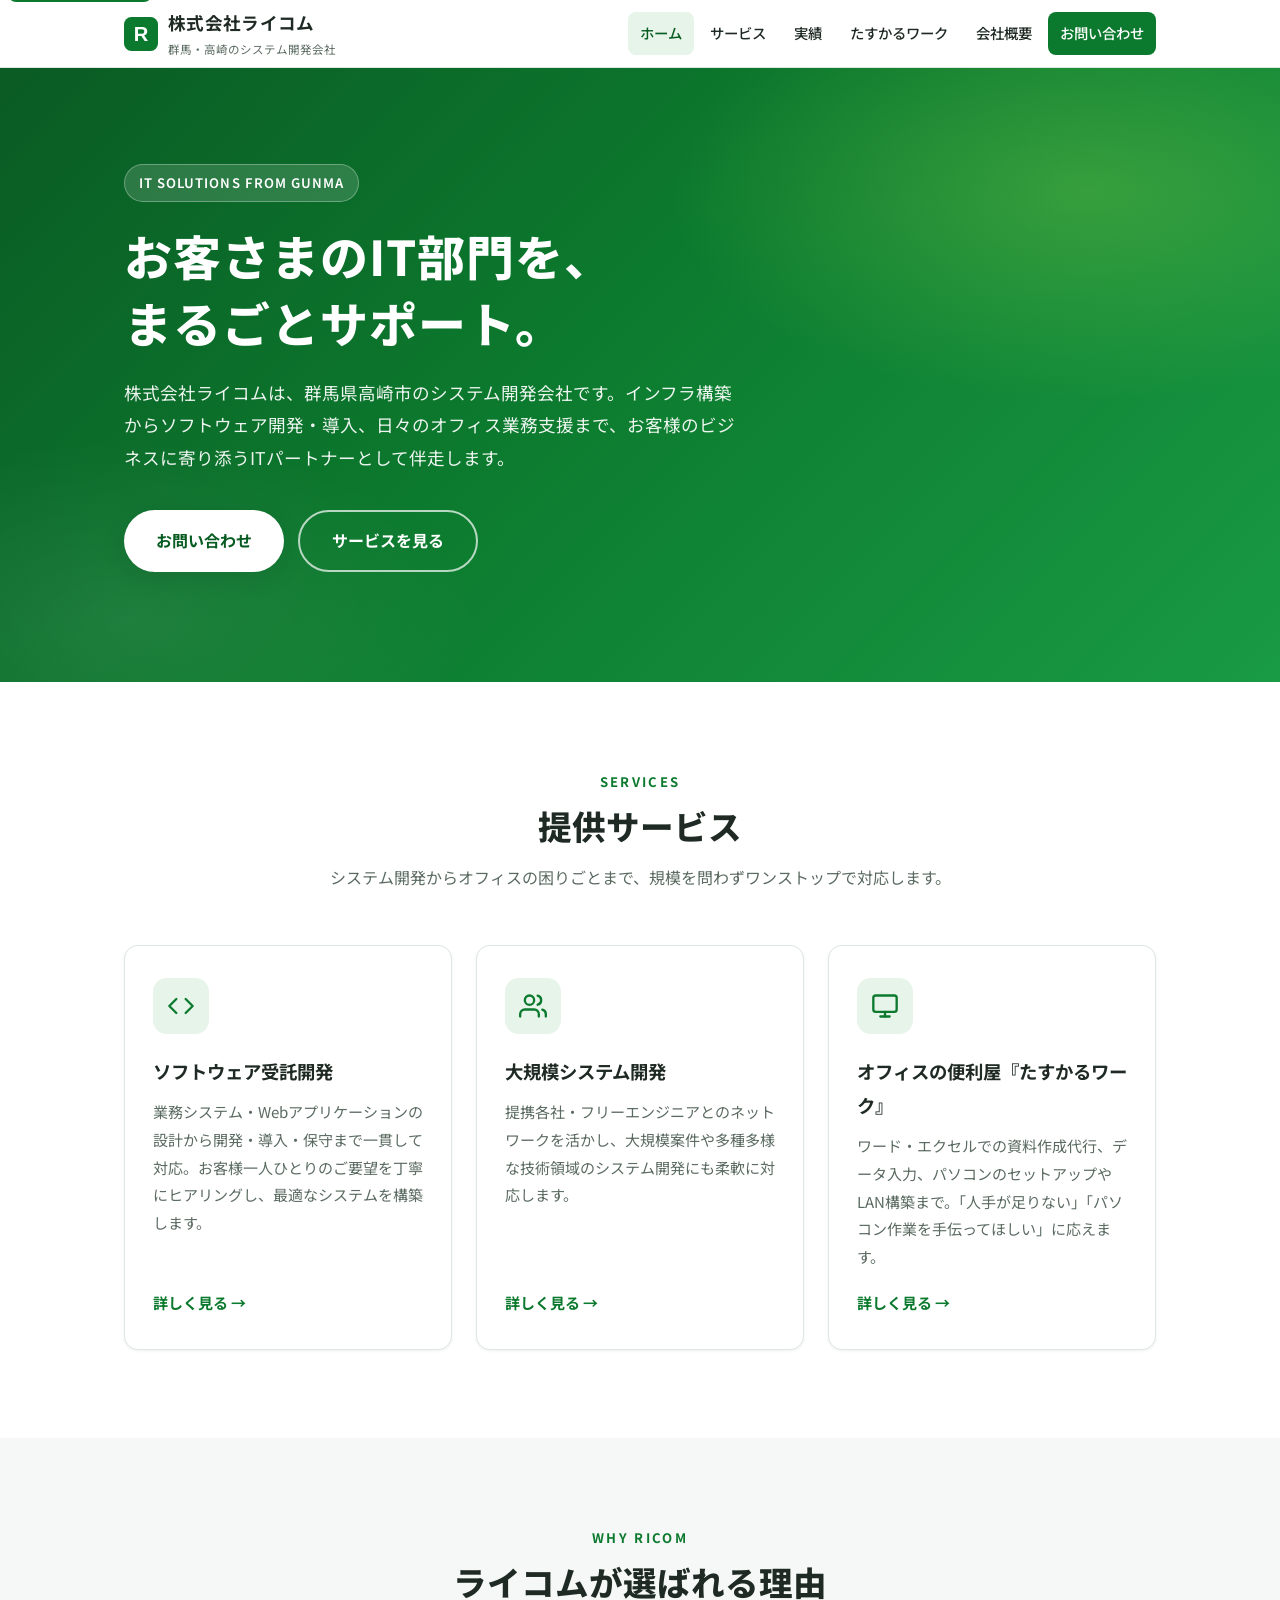
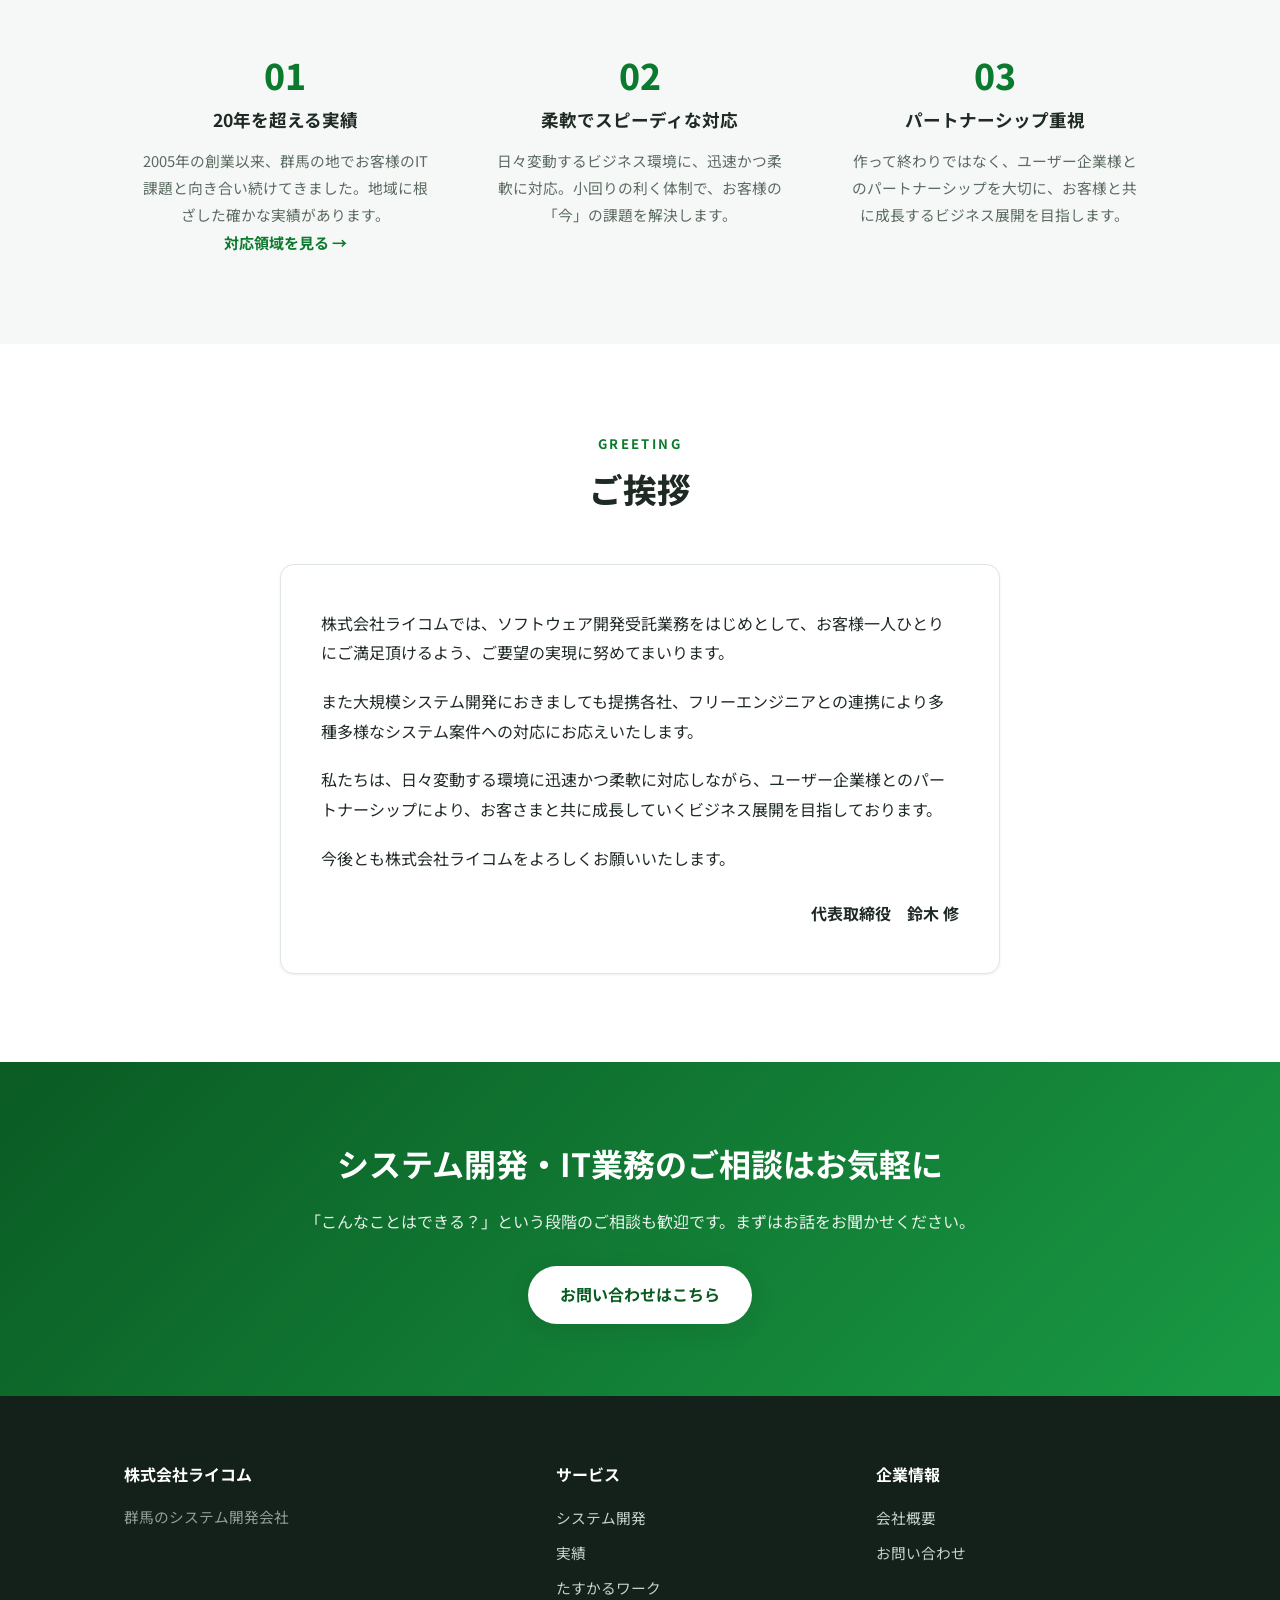
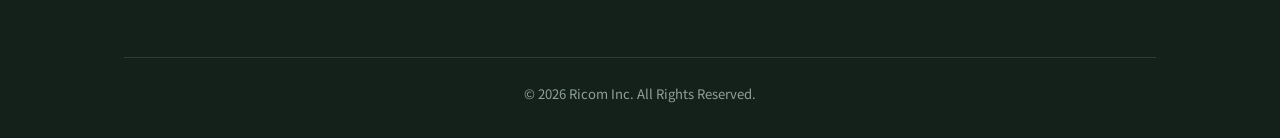
<file: index.html>
<!doctype html>
<html lang="ja">
<head>
<meta charset="utf-8">
<meta name="viewport" content="width=device-width, initial-scale=1.0">
<title>株式会社ライコム | 群馬・高崎のシステム開発会社</title>
<meta name="description" content="株式会社ライコムは群馬県高崎市のシステム開発会社です。ソフトウェア受託開発から、提携各社・フリーエンジニアとの連携による大規模システム開発、オフィス業務支援『たすかるワーク』まで、お客様のIT課題をまるごとサポートします。">
<link rel="canonical" href="https://ricom-techno.com/">
<link rel="icon" type="image/svg+xml" href="assets/img/favicon.svg">
<meta property="og:type" content="website">
<meta property="og:site_name" content="株式会社ライコム">
<meta property="og:title" content="株式会社ライコム | 群馬・高崎のシステム開発会社">
<meta property="og:description" content="ソフトウェア受託開発からオフィス業務支援まで、お客様のIT課題をまるごとサポートする群馬・高崎のシステム開発会社です。">
<meta property="og:url" content="https://ricom-techno.com/">
<meta property="og:locale" content="ja_JP">
<meta name="twitter:card" content="summary">
<link rel="preconnect" href="https://fonts.googleapis.com">
<link rel="preconnect" href="https://fonts.gstatic.com" crossorigin>
<link href="https://fonts.googleapis.com/css2?family=Noto+Sans+JP:wght@400;500;700;800&display=swap" rel="stylesheet">
<link rel="stylesheet" href="assets/css/style.css">
<script type="application/ld+json">
{
  "@context": "https://schema.org",
  "@type": "Organization",
  "@id": "https://ricom-techno.com/#organization",
  "name": "株式会社ライコム",
  "url": "https://ricom-techno.com/",
  "logo": "https://ricom-techno.com/assets/img/favicon.svg",
  "foundingDate": "2015-02",
  "founder": { "@type": "Person", "name": "鈴木 修" },
  "areaServed": "JP",
  "description": "群馬県高崎市のシステム開発会社。ソフトウェア受託開発、大規模システム開発、オフィス業務支援サービスを提供。"
}
</script>
<script type="application/ld+json">
{
  "@context": "https://schema.org",
  "@type": "WebSite",
  "name": "株式会社ライコム",
  "url": "https://ricom-techno.com/",
  "inLanguage": "ja",
  "publisher": { "@id": "https://ricom-techno.com/#organization" }
}
</script>
</head>
<body>
<a class="skip-link" href="#main">本文へスキップ</a>

<header class="site-header">
  <div class="container">
    <a class="brand" href="./">
      <svg class="brand-mark" width="34" height="34" viewBox="0 0 64 64" aria-hidden="true"><rect width="64" height="64" rx="14" fill="#0c7a2e"/><text x="32" y="45" font-family="Arial, Helvetica, sans-serif" font-size="38" font-weight="bold" fill="#fff" text-anchor="middle">R</text></svg>
      <span>
        <span class="brand-name">株式会社ライコム</span>
        <span class="brand-tag">群馬・高崎のシステム開発会社</span>
      </span>
    </a>
    <button class="nav-toggle" aria-expanded="false" aria-controls="global-nav" aria-label="メニューを開く">
      <span></span><span></span><span></span>
    </button>
    <nav id="global-nav" class="global-nav" aria-label="グローバルナビゲーション">
      <ul>
        <li><a href="./" aria-current="page">ホーム</a></li>
        <li><a href="services/">サービス</a></li>
        <li><a href="works/">実績</a></li>
        <li><a href="https://taskall.work/">たすかるワーク</a></li>
        <li><a href="ricom/">会社概要</a></li>
        <li class="nav-cta"><a href="contact/">お問い合わせ</a></li>
      </ul>
    </nav>
  </div>
</header>

<main id="main">

  <section class="hero">
    <div class="container">
      <span class="hero-label">IT SOLUTIONS FROM GUNMA</span>
      <h1>お客さまのIT部門を、<br>まるごとサポート。</h1>
      <p>株式会社ライコムは、群馬県高崎市のシステム開発会社です。インフラ構築からソフトウェア開発・導入、日々のオフィス業務支援まで、お客様のビジネスに寄り添うITパートナーとして伴走します。</p>
      <div class="hero-actions">
        <a class="btn btn-primary" href="contact/">お問い合わせ</a>
        <a class="btn btn-outline" href="services/">サービスを見る</a>
      </div>
    </div>
  </section>

  <section id="services" class="section">
    <div class="container">
      <div class="section-head reveal">
        <span class="en">Services</span>
        <h2>提供サービス</h2>
        <p>システム開発からオフィスの困りごとまで、規模を問わずワンストップで対応します。</p>
      </div>
      <div class="card-grid">
        <div class="card reveal">
          <span class="card-icon" aria-hidden="true">
            <svg width="28" height="28" viewBox="0 0 24 24" fill="none" stroke="currentColor" stroke-width="2" stroke-linecap="round" stroke-linejoin="round"><polyline points="16 18 22 12 16 6"/><polyline points="8 6 2 12 8 18"/></svg>
          </span>
          <h3>ソフトウェア受託開発</h3>
          <p>業務システム・Webアプリケーションの設計から開発・導入・保守まで一貫して対応。お客様一人ひとりのご要望を丁寧にヒアリングし、最適なシステムを構築します。</p>
          <a class="card-link" href="services/#contract">詳しく見る →</a>
        </div>
        <div class="card reveal">
          <span class="card-icon" aria-hidden="true">
            <svg width="28" height="28" viewBox="0 0 24 24" fill="none" stroke="currentColor" stroke-width="2" stroke-linecap="round" stroke-linejoin="round"><path d="M17 21v-2a4 4 0 0 0-4-4H5a4 4 0 0 0-4 4v2"/><circle cx="9" cy="7" r="4"/><path d="M23 21v-2a4 4 0 0 0-3-3.87"/><path d="M16 3.13a4 4 0 0 1 0 7.75"/></svg>
          </span>
          <h3>大規模システム開発</h3>
          <p>提携各社・フリーエンジニアとのネットワークを活かし、大規模案件や多種多様な技術領域のシステム開発にも柔軟に対応します。</p>
          <a class="card-link" href="services/#large-scale">詳しく見る →</a>
        </div>
        <div class="card reveal">
          <span class="card-icon" aria-hidden="true">
            <svg width="28" height="28" viewBox="0 0 24 24" fill="none" stroke="currentColor" stroke-width="2" stroke-linecap="round" stroke-linejoin="round"><rect x="2" y="3" width="20" height="14" rx="2"/><line x1="8" y1="21" x2="16" y2="21"/><line x1="12" y1="17" x2="12" y2="21"/></svg>
          </span>
          <h3>オフィスの便利屋『たすかるワーク』</h3>
          <p>ワード・エクセルでの資料作成代行、データ入力、パソコンのセットアップやLAN構築まで。「人手が足りない」「パソコン作業を手伝ってほしい」に応えます。</p>
          <a class="card-link" href="https://taskall.work/">詳しく見る →</a>
        </div>
      </div>
    </div>
  </section>

  <section class="section section-alt">
    <div class="container">
      <div class="section-head reveal">
        <span class="en">Why Ricom</span>
        <h2>ライコムが選ばれる理由</h2>
      </div>
      <div class="feature-grid">
        <div class="feature reveal">
          <span class="num">01</span>
          <h3>20年を超える実績</h3>
          <p>2005年の創業以来、群馬の地でお客様のIT課題と向き合い続けてきました。地域に根ざした確かな実績があります。</p>
          <p><a class="card-link" href="works/">対応領域を見る →</a></p>
        </div>
        <div class="feature reveal">
          <span class="num">02</span>
          <h3>柔軟でスピーディな対応</h3>
          <p>日々変動するビジネス環境に、迅速かつ柔軟に対応。小回りの利く体制で、お客様の「今」の課題を解決します。</p>
        </div>
        <div class="feature reveal">
          <span class="num">03</span>
          <h3>パートナーシップ重視</h3>
          <p>作って終わりではなく、ユーザー企業様とのパートナーシップを大切に、お客様と共に成長するビジネス展開を目指します。</p>
        </div>
      </div>
    </div>
  </section>

  <section class="section">
    <div class="container">
      <div class="section-head reveal">
        <span class="en">Greeting</span>
        <h2>ご挨拶</h2>
      </div>
      <div class="greeting reveal">
        <p>株式会社ライコムでは、ソフトウェア開発受託業務をはじめとして、お客様一人ひとりにご満足頂けるよう、ご要望の実現に努めてまいります。</p>
        <p>また大規模システム開発におきましても提携各社、フリーエンジニアとの連携により多種多様なシステム案件への対応にお応えいたします。</p>
        <p>私たちは、日々変動する環境に迅速かつ柔軟に対応しながら、ユーザー企業様とのパートナーシップにより、お客さまと共に成長していくビジネス展開を目指しております。</p>
        <p>今後とも株式会社ライコムをよろしくお願いいたします。</p>
        <p class="sign">代表取締役　鈴木 修</p>
      </div>
    </div>
  </section>

  <section class="cta-band">
    <div class="container">
      <h2>システム開発・IT業務のご相談はお気軽に</h2>
      <p>「こんなことはできる？」という段階のご相談も歓迎です。まずはお話をお聞かせください。</p>
      <a class="btn btn-primary" href="contact/">お問い合わせはこちら</a>
    </div>
  </section>

</main>

<footer class="site-footer">
  <div class="container">
    <div class="footer-grid">
      <div>
        <h3>株式会社ライコム</h3>
        <p>群馬のシステム開発会社</p>
      </div>
      <div>
        <h3>サービス</h3>
        <ul>
          <li><a href="services/">システム開発</a></li>
          <li><a href="works/">実績</a></li>
          <li><a href="https://taskall.work/">たすかるワーク</a></li>
        </ul>
      </div>
      <div>
        <h3>企業情報</h3>
        <ul>
          <li><a href="ricom/">会社概要</a></li>
          <li><a href="contact/">お問い合わせ</a></li>
        </ul>
      </div>
    </div>
    <p class="footer-bottom">&copy; 2026 Ricom Inc. All Rights Reserved.</p>
  </div>
</footer>

<script src="assets/js/main.js" defer></script>
</body>
</html>
</file>
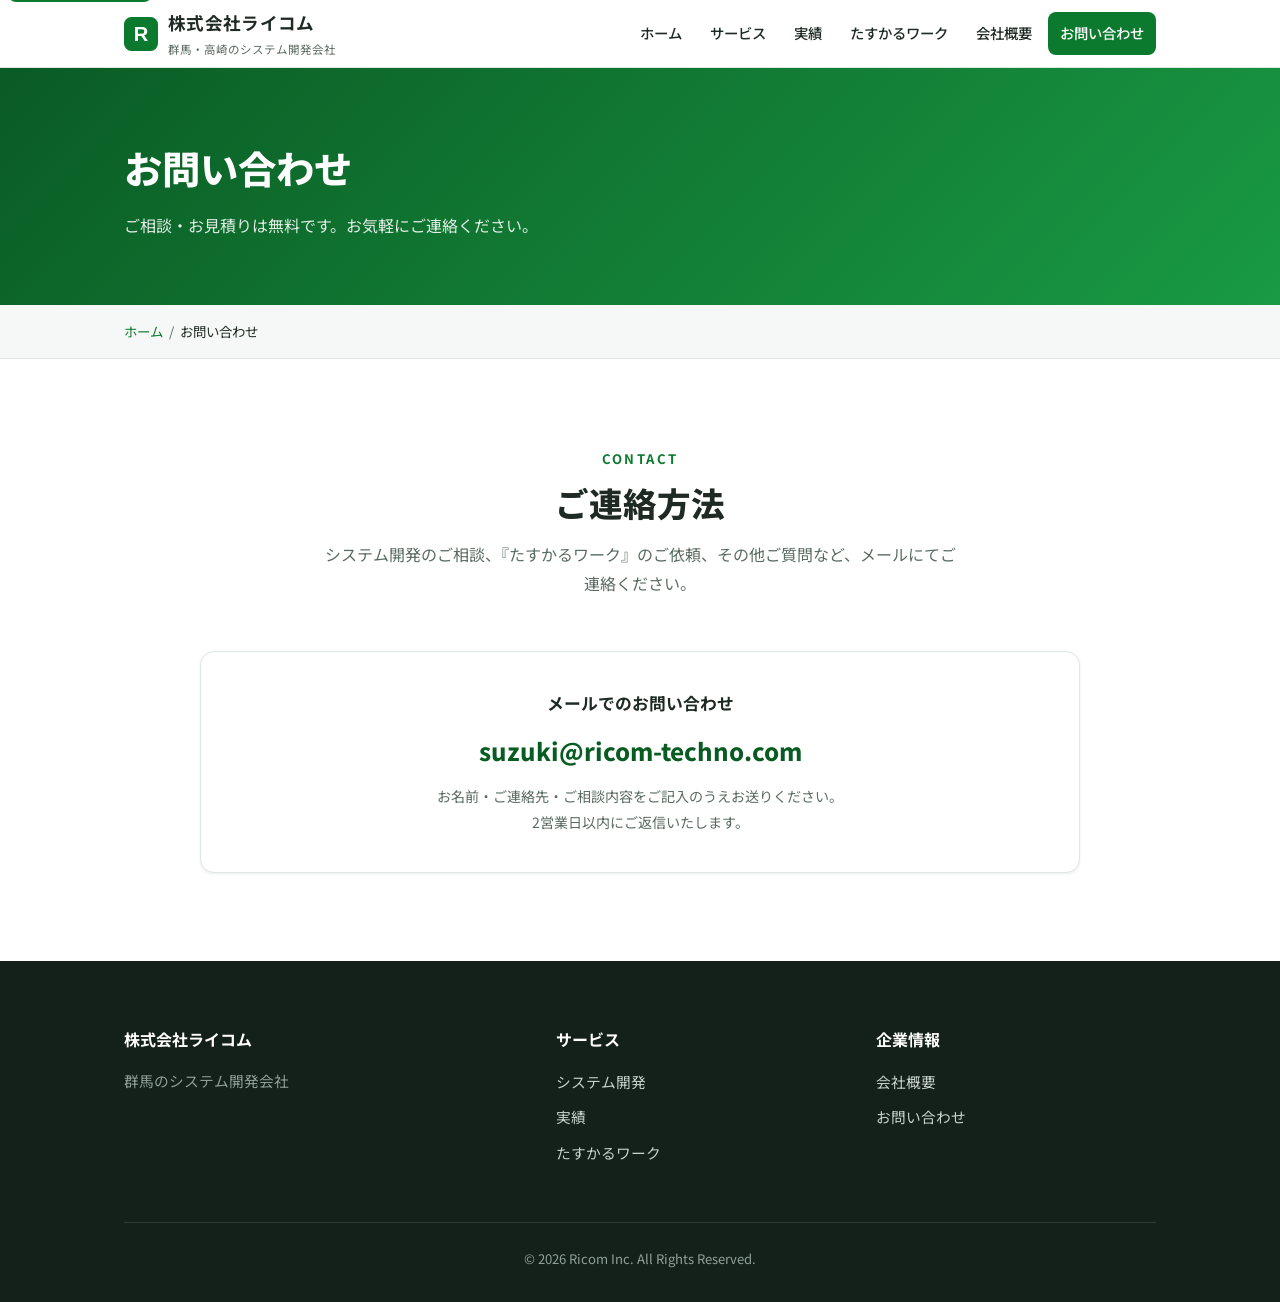
<file: contact/index.html>
<!doctype html>
<html lang="ja">
<head>
<meta charset="utf-8">
<meta name="viewport" content="width=device-width, initial-scale=1.0">
<title>お問い合わせ | 株式会社ライコム</title>
<meta name="description" content="株式会社ライコムへのお問い合わせはこちら。システム開発のご相談、オフィス業務支援『たすかるワーク』のご依頼など、メールでお気軽にご連絡ください。">
<link rel="canonical" href="https://ricom-techno.com/contact/">
<link rel="icon" type="image/svg+xml" href="../assets/img/favicon.svg">
<meta property="og:type" content="website">
<meta property="og:site_name" content="株式会社ライコム">
<meta property="og:title" content="お問い合わせ | 株式会社ライコム">
<meta property="og:description" content="システム開発のご相談、オフィス業務支援のご依頼など、お気軽にご連絡ください。">
<meta property="og:url" content="https://ricom-techno.com/contact/">
<meta property="og:locale" content="ja_JP">
<meta name="twitter:card" content="summary">
<link rel="preconnect" href="https://fonts.googleapis.com">
<link rel="preconnect" href="https://fonts.gstatic.com" crossorigin>
<link href="https://fonts.googleapis.com/css2?family=Noto+Sans+JP:wght@400;500;700;800&display=swap" rel="stylesheet">
<link rel="stylesheet" href="../assets/css/style.css">
<script type="application/ld+json">
{
  "@context": "https://schema.org",
  "@type": "BreadcrumbList",
  "itemListElement": [
    { "@type": "ListItem", "position": 1, "name": "ホーム", "item": "https://ricom-techno.com/" },
    { "@type": "ListItem", "position": 2, "name": "お問い合わせ", "item": "https://ricom-techno.com/contact/" }
  ]
}
</script>
<script type="application/ld+json">
{
  "@context": "https://schema.org",
  "@type": "ContactPage",
  "name": "お問い合わせ | 株式会社ライコム",
  "url": "https://ricom-techno.com/contact/"
}
</script>
</head>
<body>
<a class="skip-link" href="#main">本文へスキップ</a>

<header class="site-header">
  <div class="container">
    <a class="brand" href="../">
      <svg class="brand-mark" width="34" height="34" viewBox="0 0 64 64" aria-hidden="true"><rect width="64" height="64" rx="14" fill="#0c7a2e"/><text x="32" y="45" font-family="Arial, Helvetica, sans-serif" font-size="38" font-weight="bold" fill="#fff" text-anchor="middle">R</text></svg>
      <span>
        <span class="brand-name">株式会社ライコム</span>
        <span class="brand-tag">群馬・高崎のシステム開発会社</span>
      </span>
    </a>
    <button class="nav-toggle" aria-expanded="false" aria-controls="global-nav" aria-label="メニューを開く">
      <span></span><span></span><span></span>
    </button>
    <nav id="global-nav" class="global-nav" aria-label="グローバルナビゲーション">
      <ul>
        <li><a href="../">ホーム</a></li>
        <li><a href="../services/">サービス</a></li>
        <li><a href="../works/">実績</a></li>
        <li><a href="https://taskall.work/">たすかるワーク</a></li>
        <li><a href="../ricom/">会社概要</a></li>
        <li class="nav-cta"><a href="./" aria-current="page">お問い合わせ</a></li>
      </ul>
    </nav>
  </div>
</header>

<div class="page-hero">
  <div class="container">
    <h1>お問い合わせ</h1>
    <p>ご相談・お見積りは無料です。お気軽にご連絡ください。</p>
  </div>
</div>

<nav class="breadcrumb" aria-label="パンくずリスト">
  <div class="container">
    <ol>
      <li><a href="../">ホーム</a></li>
      <li>お問い合わせ</li>
    </ol>
  </div>
</nav>

<main id="main">

  <section class="section">
    <div class="container">
      <div class="section-head reveal">
        <span class="en">Contact</span>
        <h2>ご連絡方法</h2>
        <p>システム開発のご相談、『たすかるワーク』のご依頼、その他ご質問など、メールにてご連絡ください。</p>
      </div>
      <div class="contact-grid">
        <div class="contact-card reveal">
          <h3>メールでのお問い合わせ</h3>
          <a class="big" data-user="suzuki" data-domain="ricom-techno.com" href="#">
            <noscript>suzuki [at] ricom-techno.com</noscript>
          </a>
          <p>お名前・ご連絡先・ご相談内容をご記入のうえお送りください。<br>2営業日以内にご返信いたします。</p>
        </div>
      </div>
    </div>
  </section>

</main>

<footer class="site-footer">
  <div class="container">
    <div class="footer-grid">
      <div>
        <h3>株式会社ライコム</h3>
        <p>群馬のシステム開発会社</p>
      </div>
      <div>
        <h3>サービス</h3>
        <ul>
          <li><a href="../services/">システム開発</a></li>
          <li><a href="../works/">実績</a></li>
          <li><a href="https://taskall.work/">たすかるワーク</a></li>
        </ul>
      </div>
      <div>
        <h3>企業情報</h3>
        <ul>
          <li><a href="../ricom/">会社概要</a></li>
          <li><a href="./">お問い合わせ</a></li>
        </ul>
      </div>
    </div>
    <p class="footer-bottom">&copy; 2026 Ricom Inc. All Rights Reserved.</p>
  </div>
</footer>

<script src="../assets/js/main.js" defer></script>
</body>
</html>
</file>
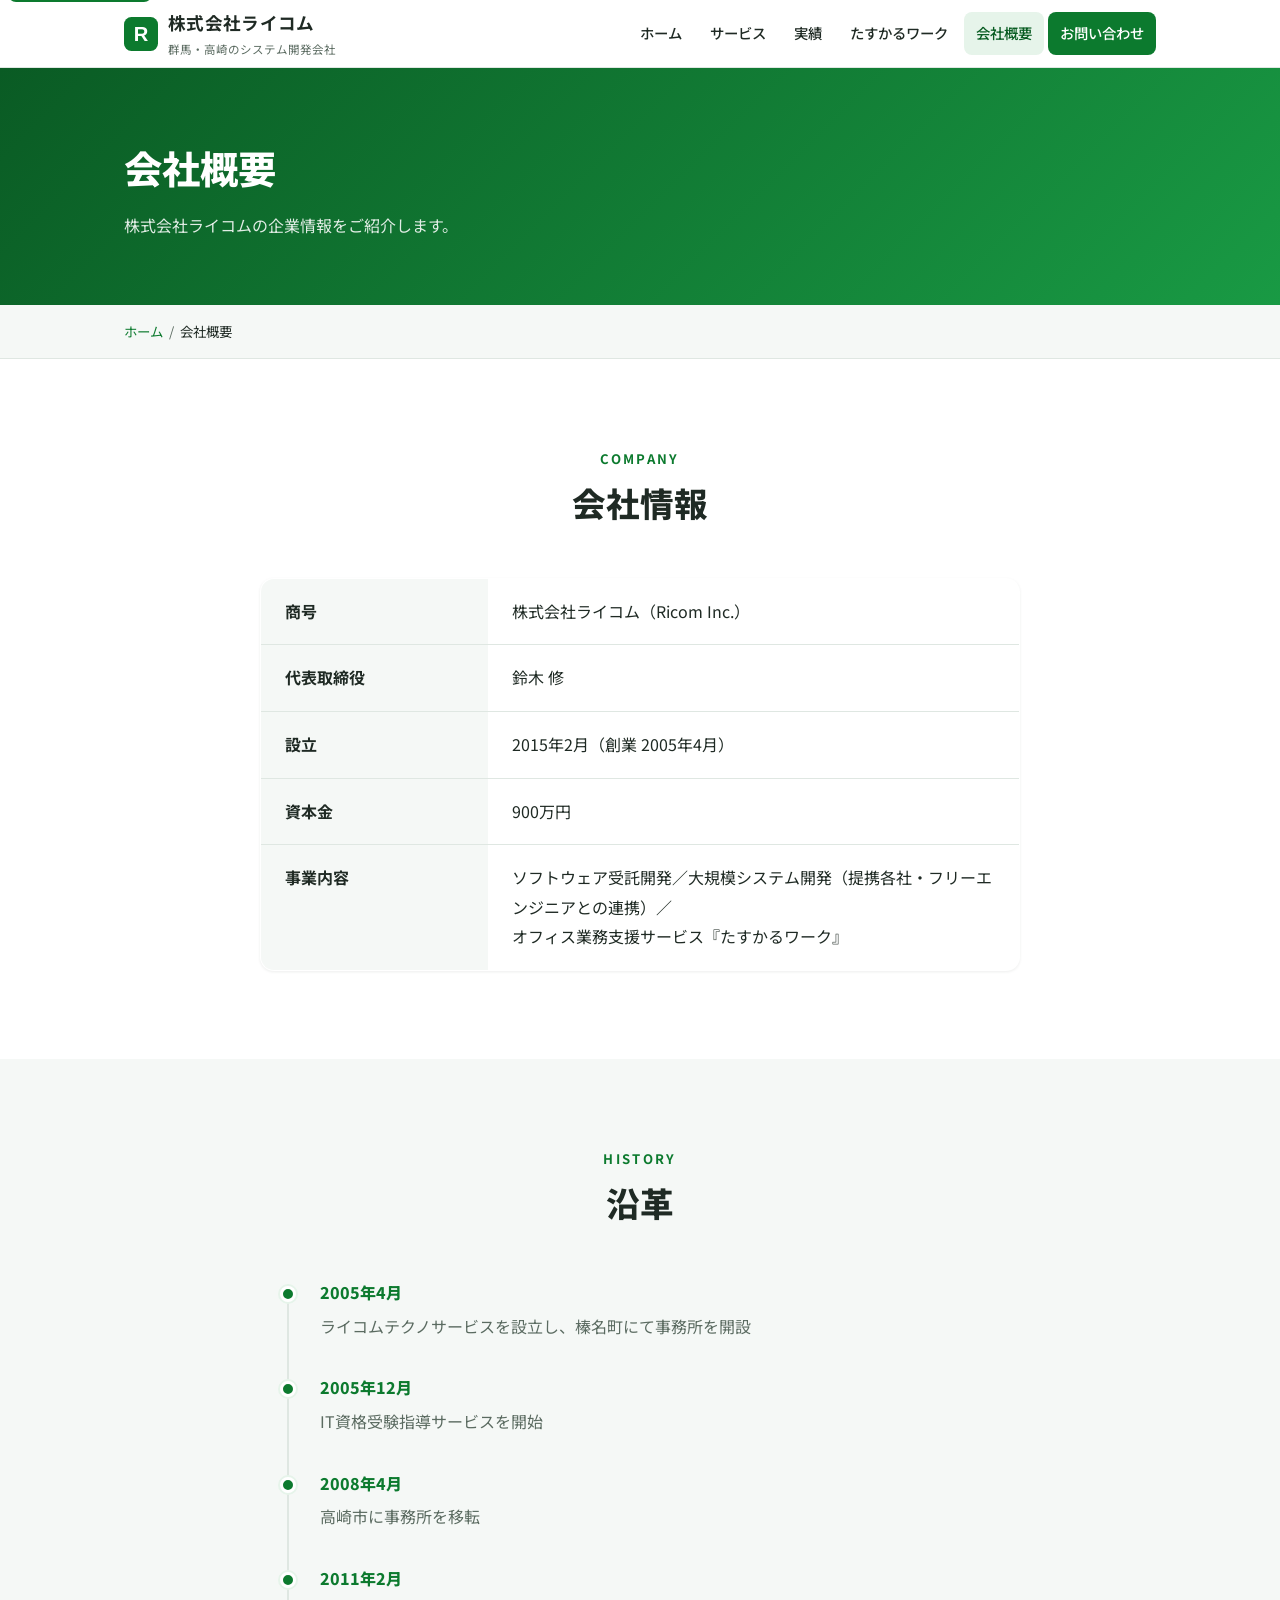
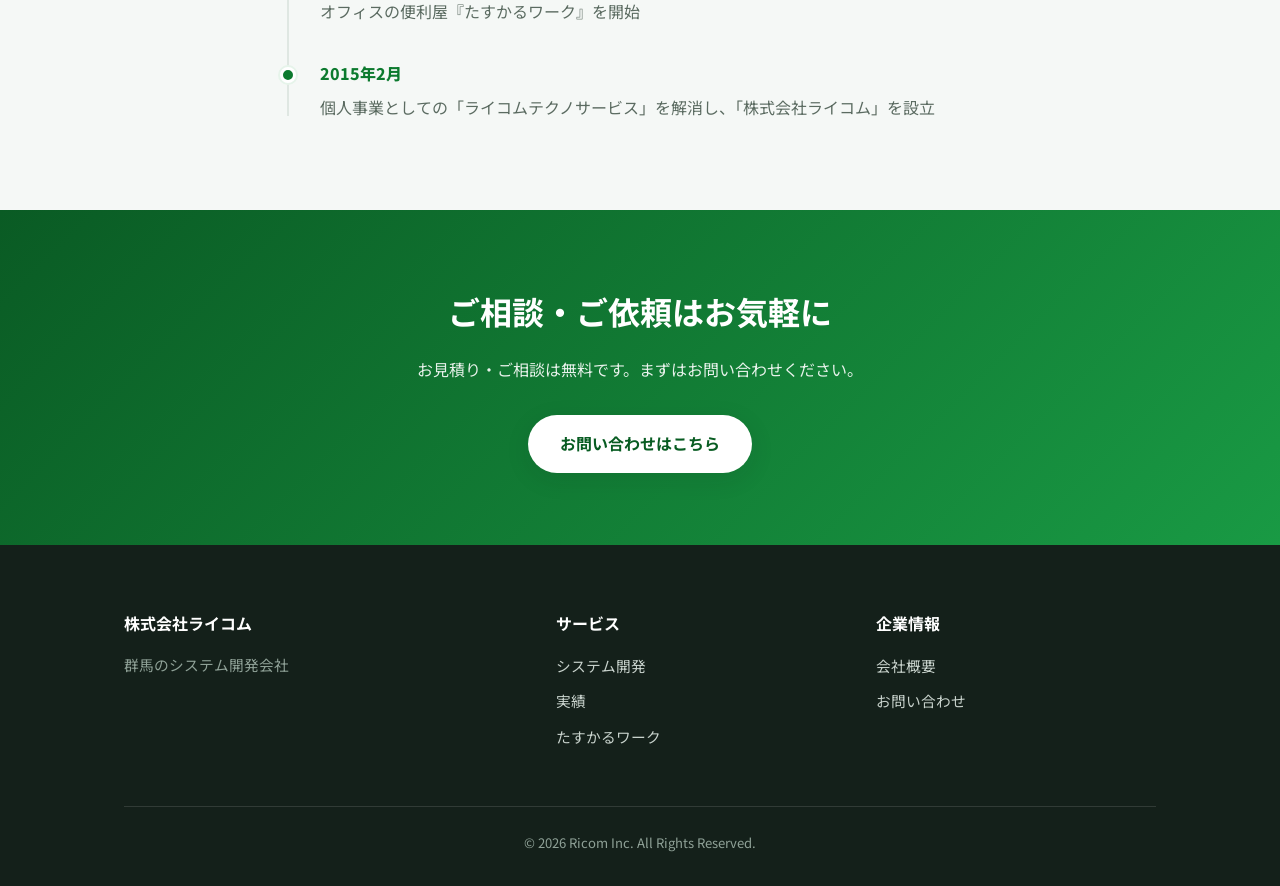
<file: ricom/index.html>
<!doctype html>
<html lang="ja">
<head>
<meta charset="utf-8">
<meta name="viewport" content="width=device-width, initial-scale=1.0">
<title>会社概要 | 株式会社ライコム</title>
<meta name="description" content="株式会社ライコムの会社概要。群馬を拠点とするシステム開発会社です。沿革などの企業情報をご覧いただけます。">
<link rel="canonical" href="https://ricom-techno.com/ricom/">
<link rel="icon" type="image/svg+xml" href="../assets/img/favicon.svg">
<meta property="og:type" content="website">
<meta property="og:site_name" content="株式会社ライコム">
<meta property="og:title" content="会社概要 | 株式会社ライコム">
<meta property="og:description" content="群馬を拠点とするシステム開発会社、株式会社ライコムの会社概要・沿革をご紹介します。">
<meta property="og:url" content="https://ricom-techno.com/ricom/">
<meta property="og:locale" content="ja_JP">
<meta name="twitter:card" content="summary">
<link rel="preconnect" href="https://fonts.googleapis.com">
<link rel="preconnect" href="https://fonts.gstatic.com" crossorigin>
<link href="https://fonts.googleapis.com/css2?family=Noto+Sans+JP:wght@400;500;700;800&display=swap" rel="stylesheet">
<link rel="stylesheet" href="../assets/css/style.css">
<script type="application/ld+json">
{
  "@context": "https://schema.org",
  "@type": "BreadcrumbList",
  "itemListElement": [
    { "@type": "ListItem", "position": 1, "name": "ホーム", "item": "https://ricom-techno.com/" },
    { "@type": "ListItem", "position": 2, "name": "会社概要", "item": "https://ricom-techno.com/ricom/" }
  ]
}
</script>
<script type="application/ld+json">
{
  "@context": "https://schema.org",
  "@type": "Organization",
  "name": "株式会社ライコム",
  "url": "https://ricom-techno.com/",
  "foundingDate": "2015-02",
  "description": "群馬のシステム開発会社。ソフトウェア受託開発、大規模システム開発、オフィス業務支援サービスを提供。"
}
</script>
</head>
<body>
<a class="skip-link" href="#main">本文へスキップ</a>

<header class="site-header">
  <div class="container">
    <a class="brand" href="../">
      <svg class="brand-mark" width="34" height="34" viewBox="0 0 64 64" aria-hidden="true"><rect width="64" height="64" rx="14" fill="#0c7a2e"/><text x="32" y="45" font-family="Arial, Helvetica, sans-serif" font-size="38" font-weight="bold" fill="#fff" text-anchor="middle">R</text></svg>
      <span>
        <span class="brand-name">株式会社ライコム</span>
        <span class="brand-tag">群馬・高崎のシステム開発会社</span>
      </span>
    </a>
    <button class="nav-toggle" aria-expanded="false" aria-controls="global-nav" aria-label="メニューを開く">
      <span></span><span></span><span></span>
    </button>
    <nav id="global-nav" class="global-nav" aria-label="グローバルナビゲーション">
      <ul>
        <li><a href="../">ホーム</a></li>
        <li><a href="../services/">サービス</a></li>
        <li><a href="../works/">実績</a></li>
        <li><a href="https://taskall.work/">たすかるワーク</a></li>
        <li><a href="./" aria-current="page">会社概要</a></li>
        <li class="nav-cta"><a href="../contact/">お問い合わせ</a></li>
      </ul>
    </nav>
  </div>
</header>

<div class="page-hero">
  <div class="container">
    <h1>会社概要</h1>
    <p>株式会社ライコムの企業情報をご紹介します。</p>
  </div>
</div>

<nav class="breadcrumb" aria-label="パンくずリスト">
  <div class="container">
    <ol>
      <li><a href="../">ホーム</a></li>
      <li>会社概要</li>
    </ol>
  </div>
</nav>

<main id="main">

  <section class="section">
    <div class="container">
      <div class="section-head reveal">
        <span class="en">Company</span>
        <h2>会社情報</h2>
      </div>
      <table class="info-table reveal">
        <tbody>
          <tr>
            <th>商号</th>
            <td>株式会社ライコム（Ricom Inc.）</td>
          </tr>
          <tr>
            <th>代表取締役</th>
            <td>鈴木 修</td>
          </tr>
          <tr>
            <th>設立</th>
            <td>2015年2月（創業 2005年4月）</td>
          </tr>
          <tr>
            <th>資本金</th>
            <td>900万円</td>
          </tr>
          <tr>
            <th>事業内容</th>
            <td>
              ソフトウェア受託開発／大規模システム開発（提携各社・フリーエンジニアとの連携）／<br>
              オフィス業務支援サービス『たすかるワーク』
            </td>
          </tr>
        </tbody>
      </table>
    </div>
  </section>

  <section class="section section-alt">
    <div class="container">
      <div class="section-head reveal">
        <span class="en">History</span>
        <h2>沿革</h2>
      </div>
      <ol class="timeline reveal">
        <li>
          <span class="year">2005年4月</span>
          <p>ライコムテクノサービスを設立し、榛名町にて事務所を開設</p>
        </li>
        <li>
          <span class="year">2005年12月</span>
          <p>IT資格受験指導サービスを開始</p>
        </li>
        <li>
          <span class="year">2008年4月</span>
          <p>高崎市に事務所を移転</p>
        </li>
        <li>
          <span class="year">2011年2月</span>
          <p>オフィスの便利屋『たすかるワーク』を開始</p>
        </li>
        <li>
          <span class="year">2015年2月</span>
          <p>個人事業としての「ライコムテクノサービス」を解消し、「株式会社ライコム」を設立</p>
        </li>
      </ol>
    </div>
  </section>

  <section class="cta-band">
    <div class="container">
      <h2>ご相談・ご依頼はお気軽に</h2>
      <p>お見積り・ご相談は無料です。まずはお問い合わせください。</p>
      <a class="btn btn-primary" href="../contact/">お問い合わせはこちら</a>
    </div>
  </section>

</main>

<footer class="site-footer">
  <div class="container">
    <div class="footer-grid">
      <div>
        <h3>株式会社ライコム</h3>
        <p>群馬のシステム開発会社</p>
      </div>
      <div>
        <h3>サービス</h3>
        <ul>
          <li><a href="../services/">システム開発</a></li>
          <li><a href="../works/">実績</a></li>
          <li><a href="https://taskall.work/">たすかるワーク</a></li>
        </ul>
      </div>
      <div>
        <h3>企業情報</h3>
        <ul>
          <li><a href="./">会社概要</a></li>
          <li><a href="../contact/">お問い合わせ</a></li>
        </ul>
      </div>
    </div>
    <p class="footer-bottom">&copy; 2026 Ricom Inc. All Rights Reserved.</p>
  </div>
</footer>

<script src="../assets/js/main.js" defer></script>
</body>
</html>
</file>
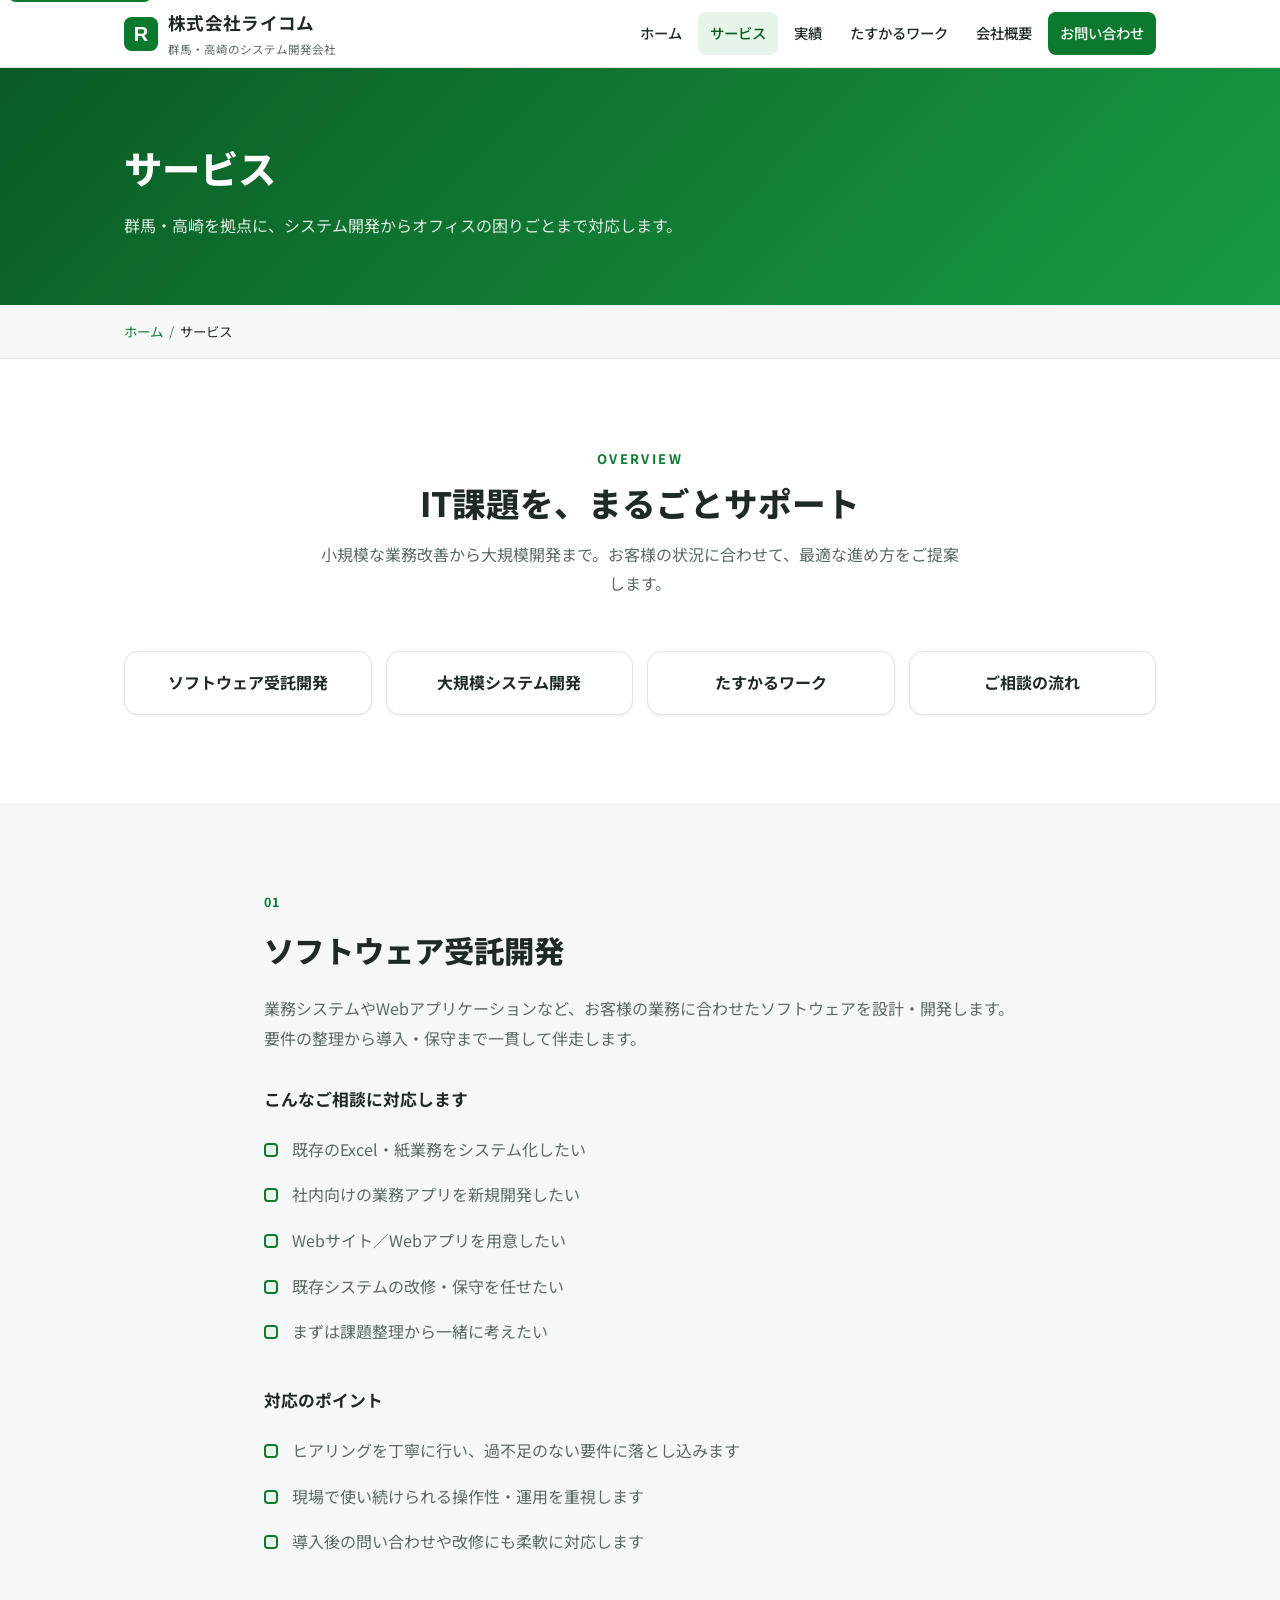
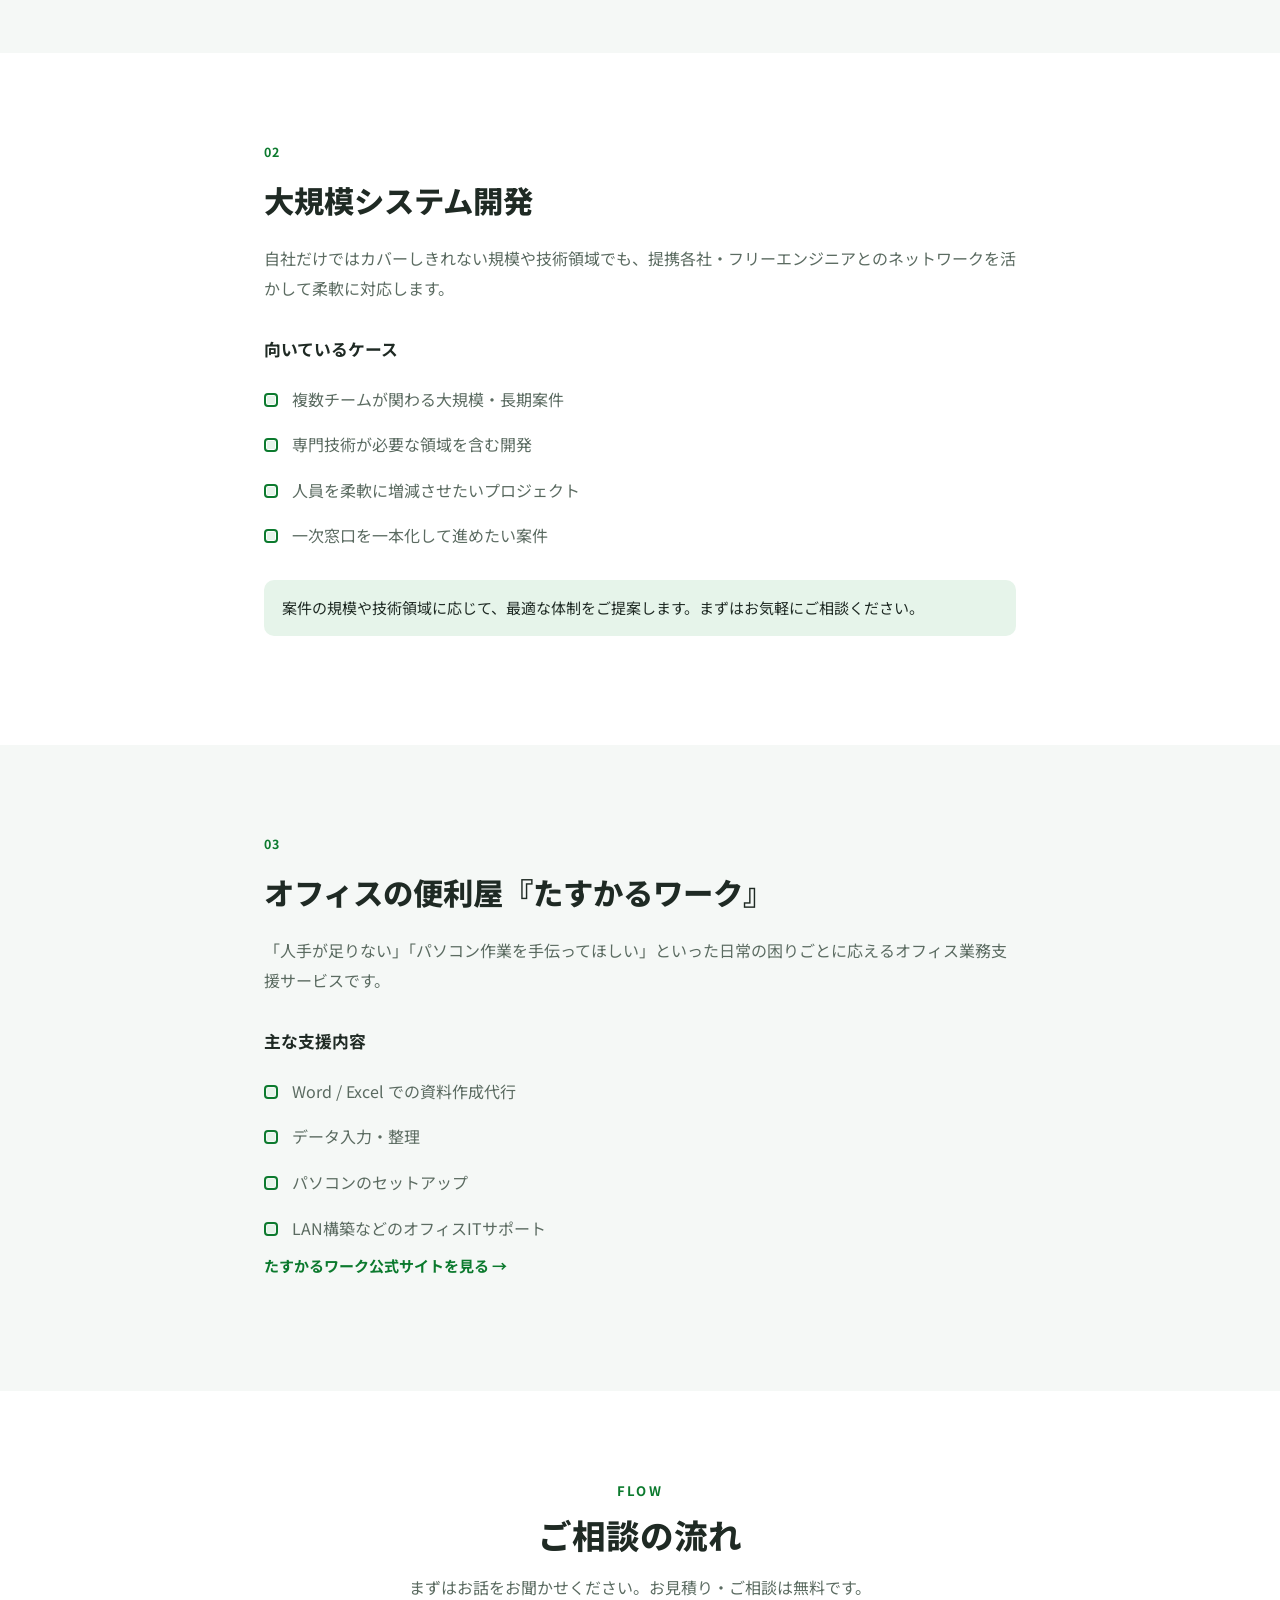
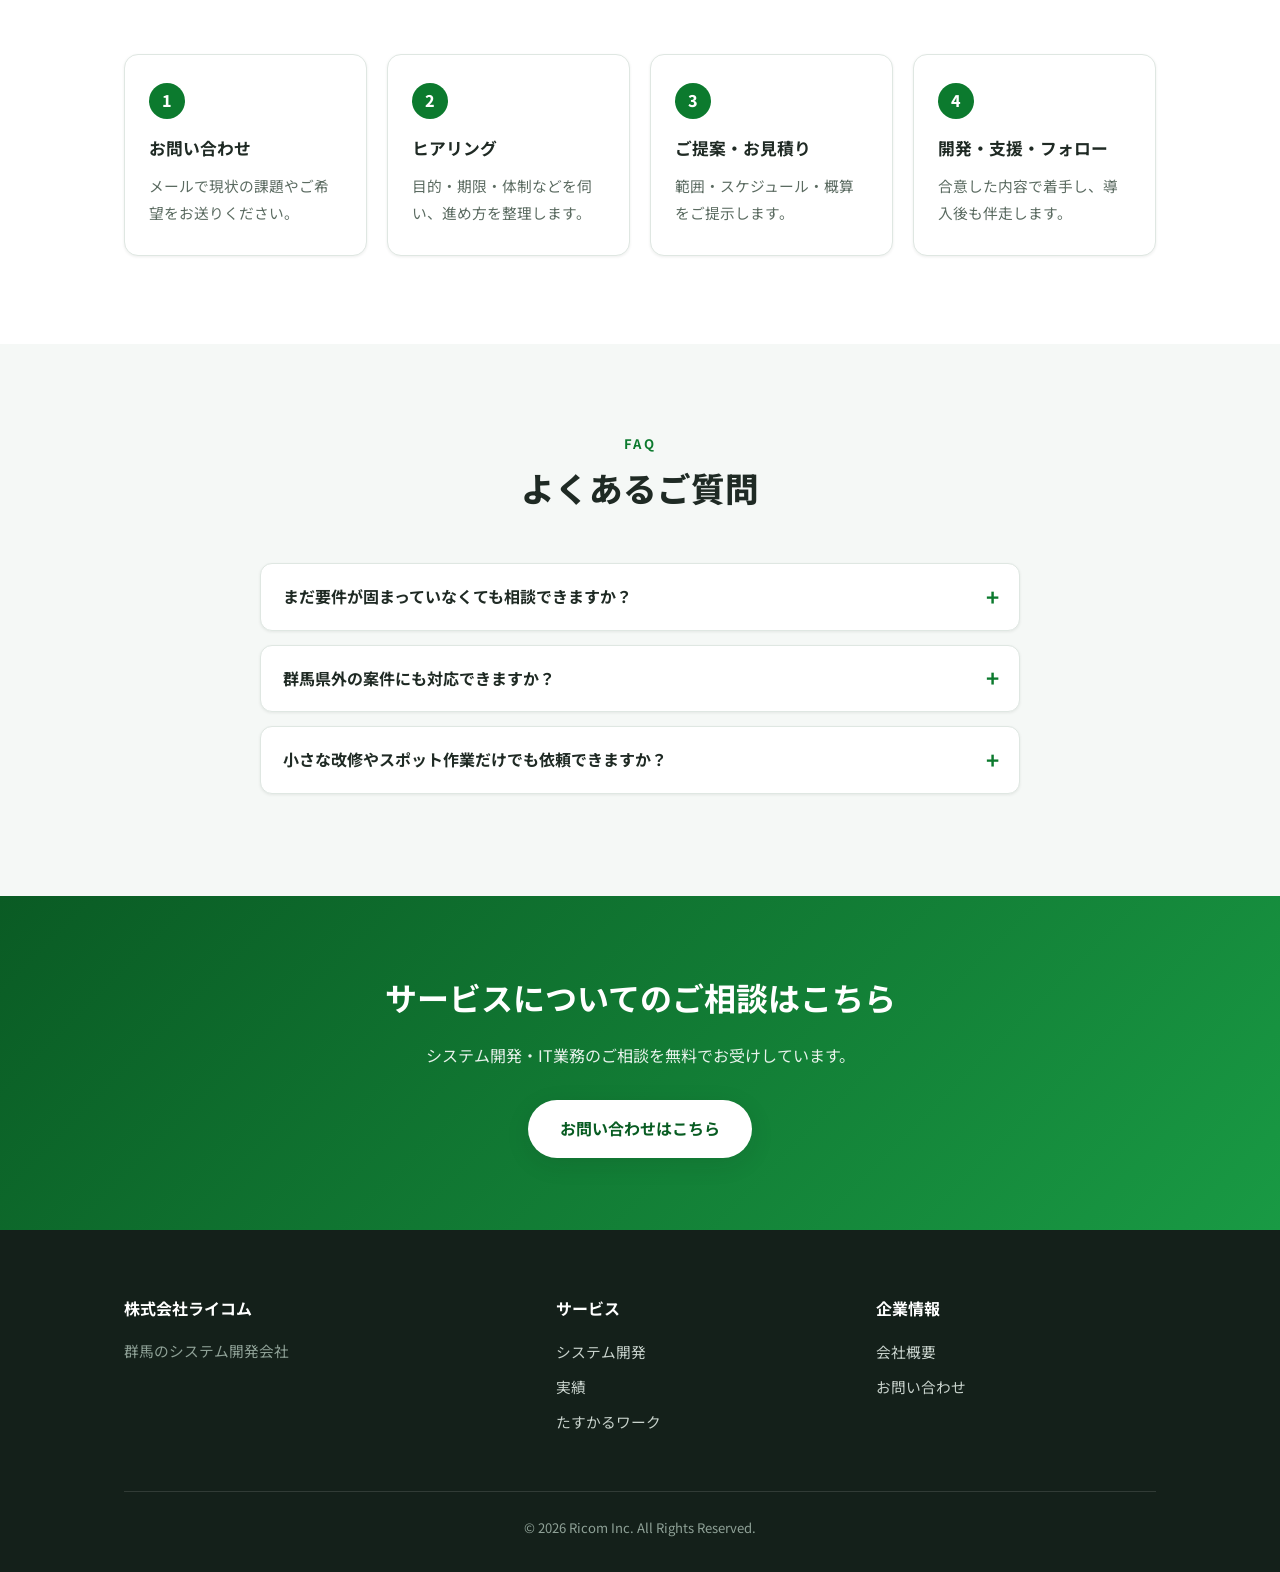
<file: services/index.html>
<!doctype html>
<html lang="ja">
<head>
<meta charset="utf-8">
<meta name="viewport" content="width=device-width, initial-scale=1.0">
<title>サービス | 群馬・高崎のシステム開発｜株式会社ライコム</title>
<meta name="description" content="群馬県高崎市の株式会社ライコムのサービス紹介。ソフトウェア受託開発、提携ネットワークによる大規模システム開発、オフィス業務支援『たすかるワーク』まで、IT課題をワンストップで支援します。">
<link rel="canonical" href="https://ricom-techno.com/services/">
<link rel="icon" type="image/svg+xml" href="../assets/img/favicon.svg">
<meta property="og:type" content="website">
<meta property="og:site_name" content="株式会社ライコム">
<meta property="og:title" content="サービス | 群馬・高崎のシステム開発｜株式会社ライコム">
<meta property="og:description" content="ソフトウェア受託開発から大規模案件、オフィス業務支援まで。群馬・高崎のシステム開発会社ライコムのサービスをご紹介します。">
<meta property="og:url" content="https://ricom-techno.com/services/">
<meta property="og:locale" content="ja_JP">
<meta name="twitter:card" content="summary">
<link rel="preconnect" href="https://fonts.googleapis.com">
<link rel="preconnect" href="https://fonts.gstatic.com" crossorigin>
<link href="https://fonts.googleapis.com/css2?family=Noto+Sans+JP:wght@400;500;700;800&display=swap" rel="stylesheet">
<link rel="stylesheet" href="../assets/css/style.css">
<script type="application/ld+json">
{
  "@context": "https://schema.org",
  "@type": "BreadcrumbList",
  "itemListElement": [
    { "@type": "ListItem", "position": 1, "name": "ホーム", "item": "https://ricom-techno.com/" },
    { "@type": "ListItem", "position": 2, "name": "サービス", "item": "https://ricom-techno.com/services/" }
  ]
}
</script>
<script type="application/ld+json">
{
  "@context": "https://schema.org",
  "@type": "Service",
  "name": "システム開発・IT業務支援",
  "provider": {
    "@type": "Organization",
    "name": "株式会社ライコム",
    "url": "https://ricom-techno.com/"
  },
  "areaServed": {
    "@type": "AdministrativeArea",
    "name": "群馬県"
  },
  "description": "ソフトウェア受託開発、大規模システム開発、オフィス業務支援サービスを提供。"
}
</script>
</head>
<body>
<a class="skip-link" href="#main">本文へスキップ</a>

<header class="site-header">
  <div class="container">
    <a class="brand" href="../">
      <svg class="brand-mark" width="34" height="34" viewBox="0 0 64 64" aria-hidden="true"><rect width="64" height="64" rx="14" fill="#0c7a2e"/><text x="32" y="45" font-family="Arial, Helvetica, sans-serif" font-size="38" font-weight="bold" fill="#fff" text-anchor="middle">R</text></svg>
      <span>
        <span class="brand-name">株式会社ライコム</span>
        <span class="brand-tag">群馬・高崎のシステム開発会社</span>
      </span>
    </a>
    <button class="nav-toggle" aria-expanded="false" aria-controls="global-nav" aria-label="メニューを開く">
      <span></span><span></span><span></span>
    </button>
    <nav id="global-nav" class="global-nav" aria-label="グローバルナビゲーション">
      <ul>
        <li><a href="../">ホーム</a></li>
        <li><a href="./" aria-current="page">サービス</a></li>
        <li><a href="../works/">実績</a></li>
        <li><a href="https://taskall.work/">たすかるワーク</a></li>
        <li><a href="../ricom/">会社概要</a></li>
        <li class="nav-cta"><a href="../contact/">お問い合わせ</a></li>
      </ul>
    </nav>
  </div>
</header>

<div class="page-hero">
  <div class="container">
    <h1>サービス</h1>
    <p>群馬・高崎を拠点に、システム開発からオフィスの困りごとまで対応します。</p>
  </div>
</div>

<nav class="breadcrumb" aria-label="パンくずリスト">
  <div class="container">
    <ol>
      <li><a href="../">ホーム</a></li>
      <li>サービス</li>
    </ol>
  </div>
</nav>

<main id="main">

  <section class="section">
    <div class="container">
      <div class="section-head reveal">
        <span class="en">Overview</span>
        <h2>IT課題を、まるごとサポート</h2>
        <p>小規模な業務改善から大規模開発まで。お客様の状況に合わせて、最適な進め方をご提案します。</p>
      </div>
      <div class="toc-cards reveal">
        <a class="toc-card" href="#contract">ソフトウェア受託開発</a>
        <a class="toc-card" href="#large-scale">大規模システム開発</a>
        <a class="toc-card" href="#taskall">たすかるワーク</a>
        <a class="toc-card" href="#flow">ご相談の流れ</a>
      </div>
    </div>
  </section>

  <section id="contract" class="section section-alt">
    <div class="container narrow">
      <div class="service-block reveal">
        <span class="en">01</span>
        <h2>ソフトウェア受託開発</h2>
        <p>業務システムやWebアプリケーションなど、お客様の業務に合わせたソフトウェアを設計・開発します。要件の整理から導入・保守まで一貫して伴走します。</p>
        <h3>こんなご相談に対応します</h3>
        <ul class="checklist">
          <li>既存のExcel・紙業務をシステム化したい</li>
          <li>社内向けの業務アプリを新規開発したい</li>
          <li>Webサイト／Webアプリを用意したい</li>
          <li>既存システムの改修・保守を任せたい</li>
          <li>まずは課題整理から一緒に考えたい</li>
        </ul>
        <h3>対応のポイント</h3>
        <ul class="checklist">
          <li>ヒアリングを丁寧に行い、過不足のない要件に落とし込みます</li>
          <li>現場で使い続けられる操作性・運用を重視します</li>
          <li>導入後の問い合わせや改修にも柔軟に対応します</li>
        </ul>
      </div>
    </div>
  </section>

  <section id="large-scale" class="section">
    <div class="container narrow">
      <div class="service-block reveal">
        <span class="en">02</span>
        <h2>大規模システム開発</h2>
        <p>自社だけではカバーしきれない規模や技術領域でも、提携各社・フリーエンジニアとのネットワークを活かして柔軟に対応します。</p>
        <h3>向いているケース</h3>
        <ul class="checklist">
          <li>複数チームが関わる大規模・長期案件</li>
          <li>専門技術が必要な領域を含む開発</li>
          <li>人員を柔軟に増減させたいプロジェクト</li>
          <li>一次窓口を一本化して進めたい案件</li>
        </ul>
        <p class="note">案件の規模や技術領域に応じて、最適な体制をご提案します。まずはお気軽にご相談ください。</p>
      </div>
    </div>
  </section>

  <section id="taskall" class="section section-alt">
    <div class="container narrow">
      <div class="service-block reveal">
        <span class="en">03</span>
        <h2>オフィスの便利屋『たすかるワーク』</h2>
        <p>「人手が足りない」「パソコン作業を手伝ってほしい」といった日常の困りごとに応えるオフィス業務支援サービスです。</p>
        <h3>主な支援内容</h3>
        <ul class="checklist">
          <li>Word / Excel での資料作成代行</li>
          <li>データ入力・整理</li>
          <li>パソコンのセットアップ</li>
          <li>LAN構築などのオフィスITサポート</li>
        </ul>
        <p><a class="card-link" href="https://taskall.work/">たすかるワーク公式サイトを見る →</a></p>
      </div>
    </div>
  </section>

  <section id="flow" class="section">
    <div class="container">
      <div class="section-head reveal">
        <span class="en">Flow</span>
        <h2>ご相談の流れ</h2>
        <p>まずはお話をお聞かせください。お見積り・ご相談は無料です。</p>
      </div>
      <ol class="step-grid">
        <li class="reveal">
          <span class="num">1</span>
          <h3>お問い合わせ</h3>
          <p>メールで現状の課題やご希望をお送りください。</p>
        </li>
        <li class="reveal">
          <span class="num">2</span>
          <h3>ヒアリング</h3>
          <p>目的・期限・体制などを伺い、進め方を整理します。</p>
        </li>
        <li class="reveal">
          <span class="num">3</span>
          <h3>ご提案・お見積り</h3>
          <p>範囲・スケジュール・概算をご提示します。</p>
        </li>
        <li class="reveal">
          <span class="num">4</span>
          <h3>開発・支援・フォロー</h3>
          <p>合意した内容で着手し、導入後も伴走します。</p>
        </li>
      </ol>
    </div>
  </section>

  <section class="section section-alt">
    <div class="container">
      <div class="section-head reveal">
        <span class="en">FAQ</span>
        <h2>よくあるご質問</h2>
      </div>
      <div class="faq">
        <details class="reveal">
          <summary>まだ要件が固まっていなくても相談できますか？</summary>
          <div class="faq-body">はい。「こんなことはできる？」という段階のご相談も歓迎です。一緒に課題を整理するところから対応します。</div>
        </details>
        <details class="reveal">
          <summary>群馬県外の案件にも対応できますか？</summary>
          <div class="faq-body">可能です。オンラインでの打ち合わせを中心に進められる案件にも対応しています。まずはご相談ください。</div>
        </details>
        <details class="reveal">
          <summary>小さな改修やスポット作業だけでも依頼できますか？</summary>
          <div class="faq-body">内容により対応可能です。システム改修のほか、たすかるワークでの資料作成・PC作業などもご相談ください。</div>
        </details>
      </div>
    </div>
  </section>

  <section class="cta-band">
    <div class="container">
      <h2>サービスについてのご相談はこちら</h2>
      <p>システム開発・IT業務のご相談を無料でお受けしています。</p>
      <a class="btn btn-primary" href="../contact/">お問い合わせはこちら</a>
    </div>
  </section>

</main>

<footer class="site-footer">
  <div class="container">
    <div class="footer-grid">
      <div>
        <h3>株式会社ライコム</h3>
        <p>群馬のシステム開発会社</p>
      </div>
      <div>
        <h3>サービス</h3>
        <ul>
          <li><a href="./">システム開発</a></li>
          <li><a href="../works/">実績</a></li>
          <li><a href="https://taskall.work/">たすかるワーク</a></li>
        </ul>
      </div>
      <div>
        <h3>企業情報</h3>
        <ul>
          <li><a href="../ricom/">会社概要</a></li>
          <li><a href="../contact/">お問い合わせ</a></li>
        </ul>
      </div>
    </div>
    <p class="footer-bottom">&copy; 2026 Ricom Inc. All Rights Reserved.</p>
  </div>
</footer>

<script src="../assets/js/main.js" defer></script>
</body>
</html>
</file>
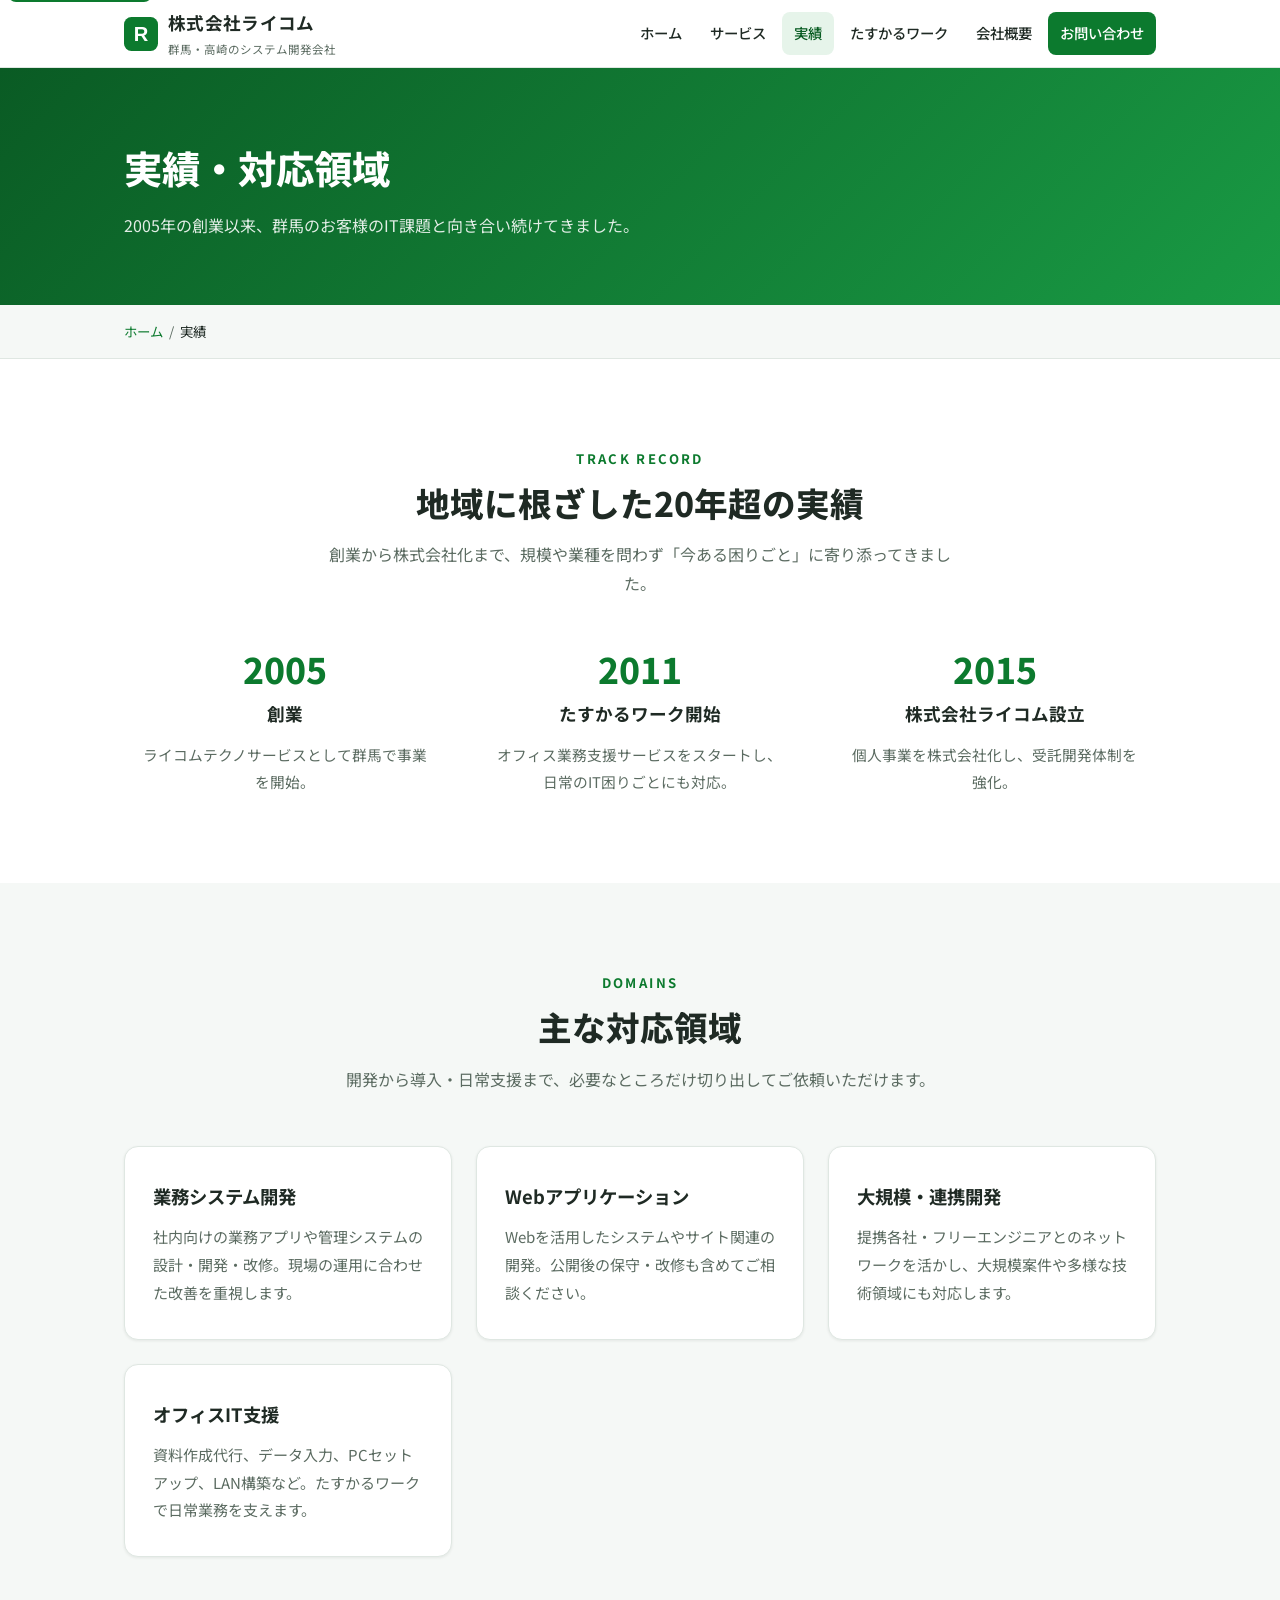
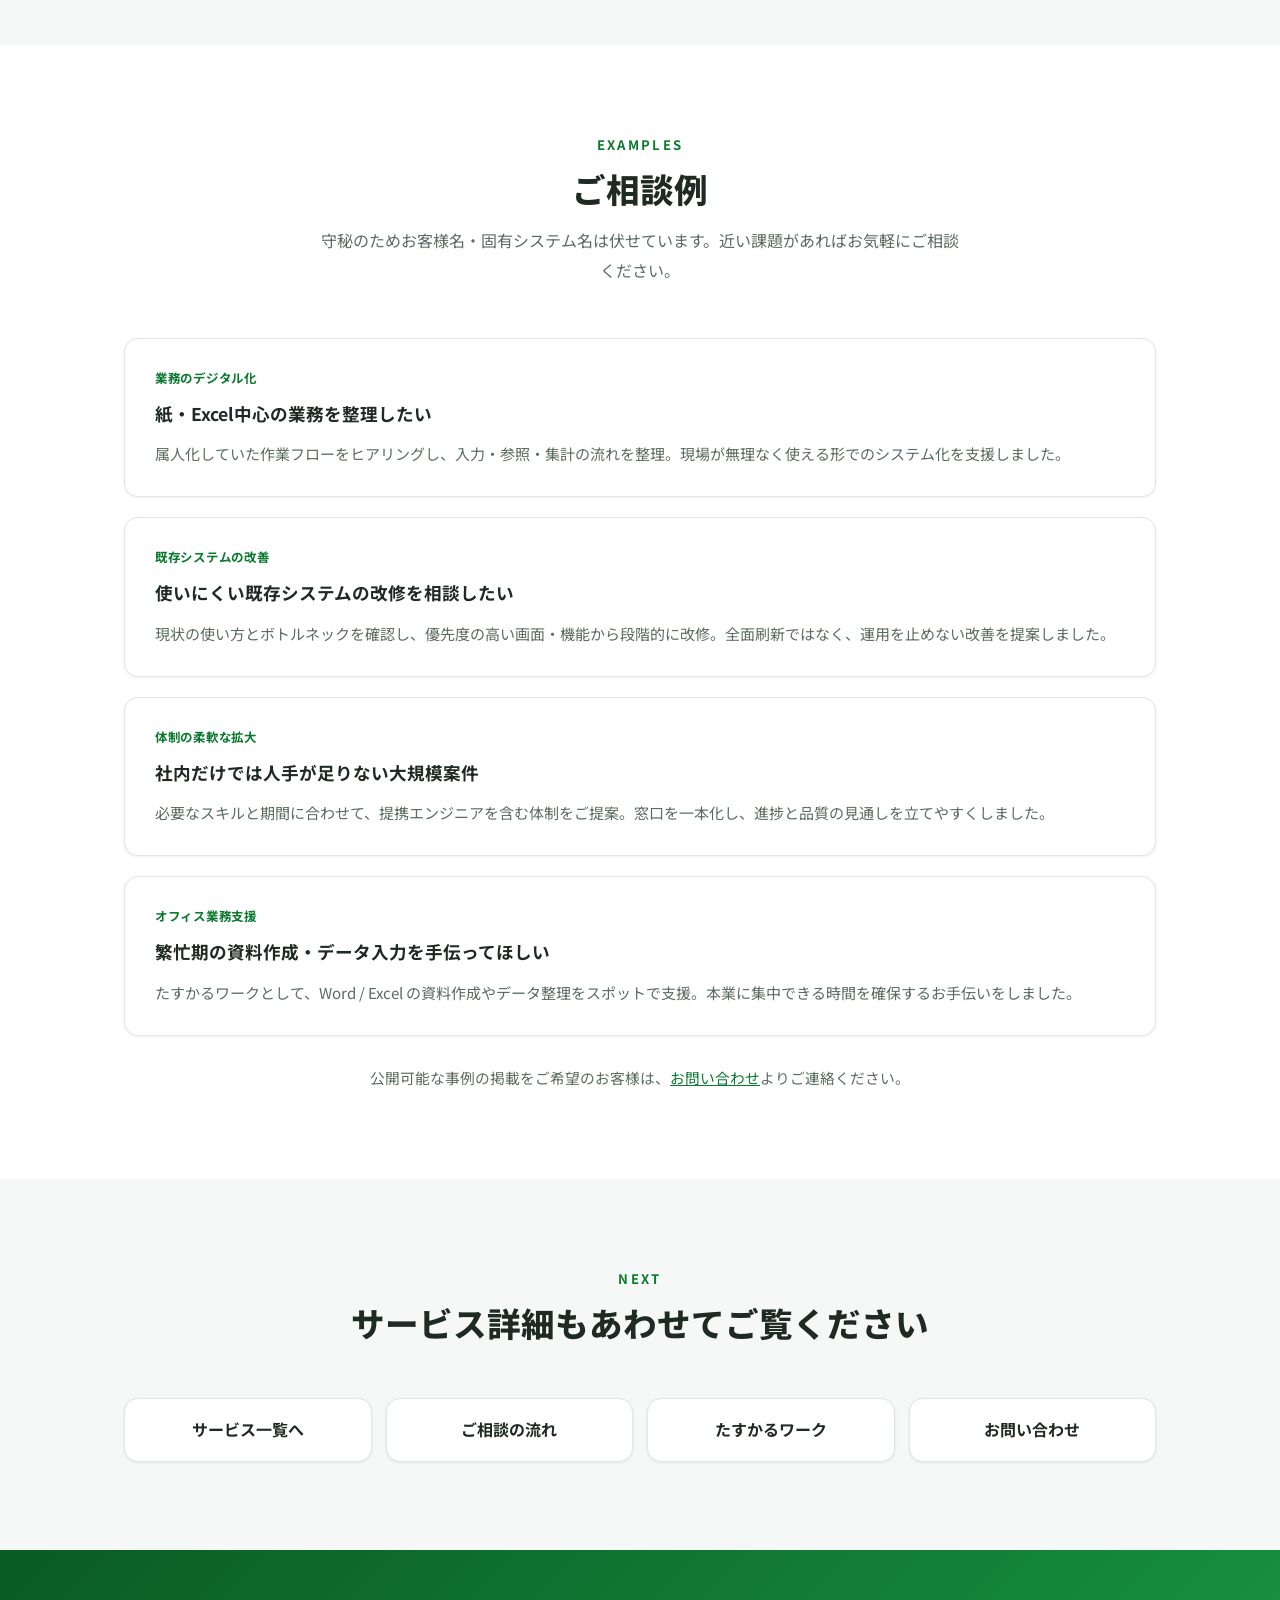
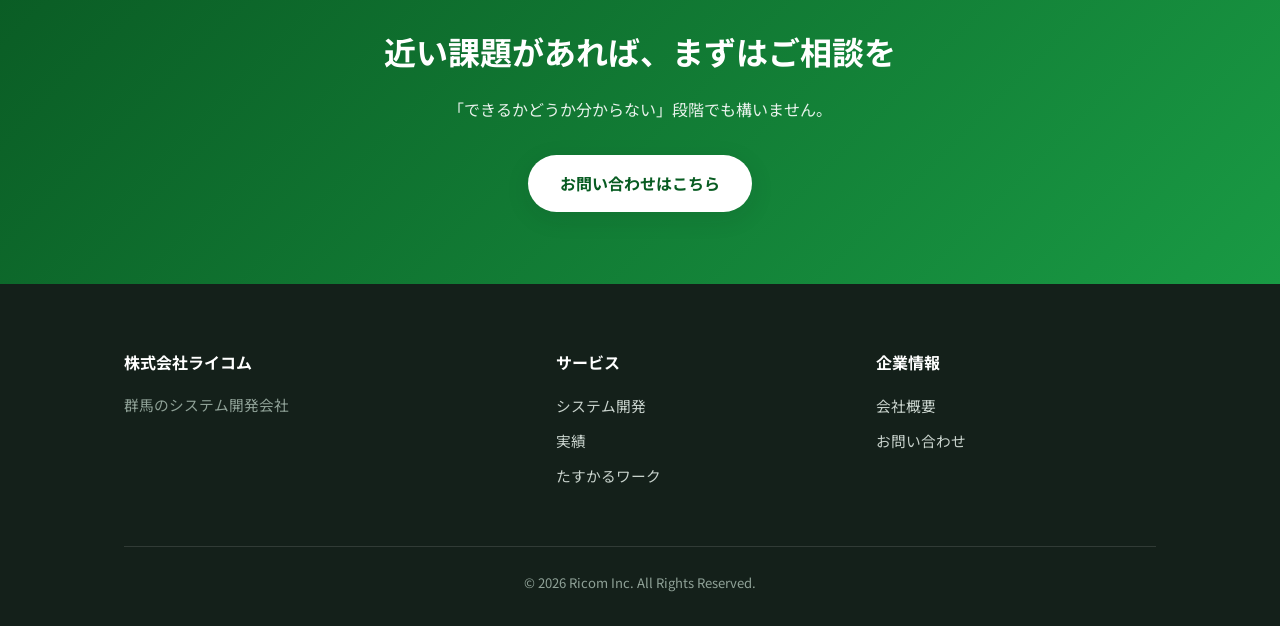
<file: works/index.html>
<!doctype html>
<html lang="ja">
<head>
<meta charset="utf-8">
<meta name="viewport" content="width=device-width, initial-scale=1.0">
<title>実績・対応領域 | 群馬・高崎のシステム開発｜株式会社ライコム</title>
<meta name="description" content="株式会社ライコムの実績と対応領域。2005年の創業以来、群馬・高崎を中心にソフトウェア開発やオフィス業務支援に取り組んできた経験をご紹介します。">
<link rel="canonical" href="https://ricom-techno.com/works/">
<link rel="icon" type="image/svg+xml" href="../assets/img/favicon.svg">
<meta property="og:type" content="website">
<meta property="og:site_name" content="株式会社ライコム">
<meta property="og:title" content="実績・対応領域 | 群馬・高崎のシステム開発｜株式会社ライコム">
<meta property="og:description" content="創業以来、群馬の地で向き合ってきたIT課題への対応領域とご相談例をご紹介します。">
<meta property="og:url" content="https://ricom-techno.com/works/">
<meta property="og:locale" content="ja_JP">
<meta name="twitter:card" content="summary">
<link rel="preconnect" href="https://fonts.googleapis.com">
<link rel="preconnect" href="https://fonts.gstatic.com" crossorigin>
<link href="https://fonts.googleapis.com/css2?family=Noto+Sans+JP:wght@400;500;700;800&display=swap" rel="stylesheet">
<link rel="stylesheet" href="../assets/css/style.css">
<script type="application/ld+json">
{
  "@context": "https://schema.org",
  "@type": "BreadcrumbList",
  "itemListElement": [
    { "@type": "ListItem", "position": 1, "name": "ホーム", "item": "https://ricom-techno.com/" },
    { "@type": "ListItem", "position": 2, "name": "実績", "item": "https://ricom-techno.com/works/" }
  ]
}
</script>
<script type="application/ld+json">
{
  "@context": "https://schema.org",
  "@type": "WebPage",
  "name": "実績・対応領域 | 株式会社ライコム",
  "url": "https://ricom-techno.com/works/",
  "description": "群馬・高崎を拠点とするシステム開発会社ライコムの実績と対応領域。"
}
</script>
</head>
<body>
<a class="skip-link" href="#main">本文へスキップ</a>

<header class="site-header">
  <div class="container">
    <a class="brand" href="../">
      <svg class="brand-mark" width="34" height="34" viewBox="0 0 64 64" aria-hidden="true"><rect width="64" height="64" rx="14" fill="#0c7a2e"/><text x="32" y="45" font-family="Arial, Helvetica, sans-serif" font-size="38" font-weight="bold" fill="#fff" text-anchor="middle">R</text></svg>
      <span>
        <span class="brand-name">株式会社ライコム</span>
        <span class="brand-tag">群馬・高崎のシステム開発会社</span>
      </span>
    </a>
    <button class="nav-toggle" aria-expanded="false" aria-controls="global-nav" aria-label="メニューを開く">
      <span></span><span></span><span></span>
    </button>
    <nav id="global-nav" class="global-nav" aria-label="グローバルナビゲーション">
      <ul>
        <li><a href="../">ホーム</a></li>
        <li><a href="../services/">サービス</a></li>
        <li><a href="./" aria-current="page">実績</a></li>
        <li><a href="https://taskall.work/">たすかるワーク</a></li>
        <li><a href="../ricom/">会社概要</a></li>
        <li class="nav-cta"><a href="../contact/">お問い合わせ</a></li>
      </ul>
    </nav>
  </div>
</header>

<div class="page-hero">
  <div class="container">
    <h1>実績・対応領域</h1>
    <p>2005年の創業以来、群馬のお客様のIT課題と向き合い続けてきました。</p>
  </div>
</div>

<nav class="breadcrumb" aria-label="パンくずリスト">
  <div class="container">
    <ol>
      <li><a href="../">ホーム</a></li>
      <li>実績</li>
    </ol>
  </div>
</nav>

<main id="main">

  <section class="section">
    <div class="container">
      <div class="section-head reveal">
        <span class="en">Track Record</span>
        <h2>地域に根ざした20年超の実績</h2>
        <p>創業から株式会社化まで、規模や業種を問わず「今ある困りごと」に寄り添ってきました。</p>
      </div>
      <div class="feature-grid">
        <div class="feature reveal">
          <span class="num">2005</span>
          <h3>創業</h3>
          <p>ライコムテクノサービスとして群馬で事業を開始。</p>
        </div>
        <div class="feature reveal">
          <span class="num">2011</span>
          <h3>たすかるワーク開始</h3>
          <p>オフィス業務支援サービスをスタートし、日常のIT困りごとにも対応。</p>
        </div>
        <div class="feature reveal">
          <span class="num">2015</span>
          <h3>株式会社ライコム設立</h3>
          <p>個人事業を株式会社化し、受託開発体制を強化。</p>
        </div>
      </div>
    </div>
  </section>

  <section class="section section-alt">
    <div class="container">
      <div class="section-head reveal">
        <span class="en">Domains</span>
        <h2>主な対応領域</h2>
        <p>開発から導入・日常支援まで、必要なところだけ切り出してご依頼いただけます。</p>
      </div>
      <div class="card-grid">
        <div class="card reveal">
          <h3>業務システム開発</h3>
          <p>社内向けの業務アプリや管理システムの設計・開発・改修。現場の運用に合わせた改善を重視します。</p>
        </div>
        <div class="card reveal">
          <h3>Webアプリケーション</h3>
          <p>Webを活用したシステムやサイト関連の開発。公開後の保守・改修も含めてご相談ください。</p>
        </div>
        <div class="card reveal">
          <h3>大規模・連携開発</h3>
          <p>提携各社・フリーエンジニアとのネットワークを活かし、大規模案件や多様な技術領域にも対応します。</p>
        </div>
        <div class="card reveal">
          <h3>オフィスIT支援</h3>
          <p>資料作成代行、データ入力、PCセットアップ、LAN構築など。たすかるワークで日常業務を支えます。</p>
        </div>
      </div>
    </div>
  </section>

  <section class="section">
    <div class="container">
      <div class="section-head reveal">
        <span class="en">Examples</span>
        <h2>ご相談例</h2>
        <p>守秘のためお客様名・固有システム名は伏せています。近い課題があればお気軽にご相談ください。</p>
      </div>
      <div class="example-list">
        <article class="example-card reveal">
          <p class="example-label">業務のデジタル化</p>
          <h3>紙・Excel中心の業務を整理したい</h3>
          <p>属人化していた作業フローをヒアリングし、入力・参照・集計の流れを整理。現場が無理なく使える形でのシステム化を支援しました。</p>
        </article>
        <article class="example-card reveal">
          <p class="example-label">既存システムの改善</p>
          <h3>使いにくい既存システムの改修を相談したい</h3>
          <p>現状の使い方とボトルネックを確認し、優先度の高い画面・機能から段階的に改修。全面刷新ではなく、運用を止めない改善を提案しました。</p>
        </article>
        <article class="example-card reveal">
          <p class="example-label">体制の柔軟な拡大</p>
          <h3>社内だけでは人手が足りない大規模案件</h3>
          <p>必要なスキルと期間に合わせて、提携エンジニアを含む体制をご提案。窓口を一本化し、進捗と品質の見通しを立てやすくしました。</p>
        </article>
        <article class="example-card reveal">
          <p class="example-label">オフィス業務支援</p>
          <h3>繁忙期の資料作成・データ入力を手伝ってほしい</h3>
          <p>たすかるワークとして、Word / Excel の資料作成やデータ整理をスポットで支援。本業に集中できる時間を確保するお手伝いをしました。</p>
        </article>
      </div>
      <p class="section-note reveal">公開可能な事例の掲載をご希望のお客様は、<a href="../contact/">お問い合わせ</a>よりご連絡ください。</p>
    </div>
  </section>

  <section class="section section-alt">
    <div class="container">
      <div class="section-head reveal">
        <span class="en">Next</span>
        <h2>サービス詳細もあわせてご覧ください</h2>
      </div>
      <div class="toc-cards reveal">
        <a class="toc-card" href="../services/">サービス一覧へ</a>
        <a class="toc-card" href="../services/#flow">ご相談の流れ</a>
        <a class="toc-card" href="https://taskall.work/">たすかるワーク</a>
        <a class="toc-card" href="../contact/">お問い合わせ</a>
      </div>
    </div>
  </section>

  <section class="cta-band">
    <div class="container">
      <h2>近い課題があれば、まずはご相談を</h2>
      <p>「できるかどうか分からない」段階でも構いません。</p>
      <a class="btn btn-primary" href="../contact/">お問い合わせはこちら</a>
    </div>
  </section>

</main>

<footer class="site-footer">
  <div class="container">
    <div class="footer-grid">
      <div>
        <h3>株式会社ライコム</h3>
        <p>群馬のシステム開発会社</p>
      </div>
      <div>
        <h3>サービス</h3>
        <ul>
          <li><a href="../services/">システム開発</a></li>
          <li><a href="./">実績</a></li>
          <li><a href="https://taskall.work/">たすかるワーク</a></li>
        </ul>
      </div>
      <div>
        <h3>企業情報</h3>
        <ul>
          <li><a href="../ricom/">会社概要</a></li>
          <li><a href="../contact/">お問い合わせ</a></li>
        </ul>
      </div>
    </div>
    <p class="footer-bottom">&copy; 2026 Ricom Inc. All Rights Reserved.</p>
  </div>
</footer>

<script src="../assets/js/main.js" defer></script>
</body>
</html>
</file>
<file: assets/css/style.css>
/* ==========================================================================
   株式会社ライコム — デザインシステム
   ========================================================================== */

:root {
  --color-primary: #0c7a2e;
  --color-primary-dark: #085c22;
  --color-primary-light: #e6f4ea;
  --color-accent: #7ecf4a;
  --color-text: #1f2a24;
  --color-text-muted: #5b6b61;
  --color-bg: #ffffff;
  --color-bg-alt: #f5f8f6;
  --color-border: #dfe7e2;
  --color-footer: #14201a;
  --font-sans: "Noto Sans JP", "Hiragino Kaku Gothic ProN", "Yu Gothic",
    sans-serif;
  --shadow-sm: 0 1px 3px rgba(20, 32, 26, 0.08);
  --shadow-md: 0 6px 24px rgba(20, 32, 26, 0.1);
  --radius: 14px;
  --container: 1080px;
  --header-h: 68px;
}

*,
*::before,
*::after {
  box-sizing: border-box;
}

html {
  scroll-behavior: smooth;
  scroll-padding-top: calc(var(--header-h) + 16px);
}

body {
  margin: 0;
  font-family: var(--font-sans);
  font-size: 16px;
  line-height: 1.85;
  color: var(--color-text);
  background: var(--color-bg);
  -webkit-font-smoothing: antialiased;
}

img {
  max-width: 100%;
  height: auto;
  display: block;
}

a {
  color: var(--color-primary);
}

a:hover {
  color: var(--color-primary-dark);
}

.container {
  max-width: var(--container);
  margin: 0 auto;
  padding: 0 24px;
}

.visually-hidden {
  position: absolute;
  width: 1px;
  height: 1px;
  margin: -1px;
  padding: 0;
  overflow: hidden;
  clip: rect(0 0 0 0);
  white-space: nowrap;
  border: 0;
}

.skip-link {
  position: absolute;
  top: -48px;
  left: 8px;
  z-index: 200;
  padding: 10px 16px;
  background: var(--color-primary);
  color: #fff;
  border-radius: 0 0 8px 8px;
  text-decoration: none;
  transition: top 0.2s;
}

.skip-link:focus {
  top: 0;
  color: #fff;
}

/* --------------------------------------------------------------------------
   Header
   -------------------------------------------------------------------------- */

.site-header {
  position: sticky;
  top: 0;
  z-index: 100;
  height: var(--header-h);
  background: rgba(255, 255, 255, 0.92);
  backdrop-filter: blur(10px);
  -webkit-backdrop-filter: blur(10px);
  border-bottom: 1px solid var(--color-border);
}

.site-header .container {
  display: flex;
  align-items: center;
  justify-content: space-between;
  height: 100%;
}

.brand {
  display: flex;
  align-items: center;
  gap: 10px;
  text-decoration: none;
  color: var(--color-text);
}

.brand:hover {
  color: var(--color-text);
}

.brand-mark {
  flex: none;
}

.brand-name {
  font-size: 1.1rem;
  font-weight: 700;
  letter-spacing: 0.02em;
}

.brand-tag {
  display: none;
  font-size: 0.72rem;
  color: var(--color-text-muted);
}

@media (min-width: 640px) {
  .brand-tag {
    display: block;
  }
}

.global-nav ul {
  display: flex;
  align-items: center;
  gap: 4px;
  margin: 0;
  padding: 0;
  list-style: none;
}

.global-nav a {
  display: block;
  padding: 8px 12px;
  font-size: 0.9rem;
  font-weight: 500;
  color: var(--color-text);
  text-decoration: none;
  border-radius: 8px;
  transition: background 0.15s, color 0.15s;
}

.global-nav a:hover,
.global-nav a[aria-current="page"] {
  background: var(--color-primary-light);
  color: var(--color-primary-dark);
}

.global-nav .nav-cta a {
  background: var(--color-primary);
  color: #fff;
}

.global-nav .nav-cta a:hover {
  background: var(--color-primary-dark);
}

.nav-toggle {
  display: none;
  flex-direction: column;
  justify-content: center;
  gap: 5px;
  width: 44px;
  height: 44px;
  padding: 10px;
  background: none;
  border: 0;
  cursor: pointer;
}

.nav-toggle span {
  display: block;
  height: 2px;
  background: var(--color-text);
  border-radius: 2px;
  transition: transform 0.25s, opacity 0.25s;
}

.nav-toggle[aria-expanded="true"] span:nth-child(1) {
  transform: translateY(7px) rotate(45deg);
}

.nav-toggle[aria-expanded="true"] span:nth-child(2) {
  opacity: 0;
}

.nav-toggle[aria-expanded="true"] span:nth-child(3) {
  transform: translateY(-7px) rotate(-45deg);
}

@media (max-width: 980px) {
  .nav-toggle {
    display: flex;
  }

  .global-nav {
    position: absolute;
    top: var(--header-h);
    left: 0;
    right: 0;
    background: #fff;
    border-bottom: 1px solid var(--color-border);
    box-shadow: var(--shadow-md);
    display: none;
  }

  .global-nav.is-open {
    display: block;
  }

  .global-nav ul {
    flex-direction: column;
    align-items: stretch;
    gap: 0;
    padding: 12px 16px 20px;
  }

  .global-nav a {
    padding: 14px 16px;
    font-size: 1rem;
  }

  .global-nav .nav-cta {
    margin-top: 8px;
  }

  .global-nav .nav-cta a {
    text-align: center;
  }
}

/* --------------------------------------------------------------------------
   Hero
   -------------------------------------------------------------------------- */

.hero {
  position: relative;
  overflow: hidden;
  background: linear-gradient(135deg, #0a5b24 0%, #0c7a2e 45%, #199a44 100%);
  color: #fff;
  padding: 96px 0 110px;
}

.hero::after {
  content: "";
  position: absolute;
  inset: 0;
  background:
    radial-gradient(600px 300px at 85% 20%, rgba(126, 207, 74, 0.35), transparent 70%),
    radial-gradient(500px 260px at 10% 90%, rgba(255, 255, 255, 0.08), transparent 70%);
  pointer-events: none;
}

.hero .container {
  position: relative;
  z-index: 1;
}

.hero-label {
  display: inline-block;
  padding: 6px 14px;
  margin-bottom: 20px;
  font-size: 0.82rem;
  font-weight: 600;
  letter-spacing: 0.08em;
  background: rgba(255, 255, 255, 0.14);
  border: 1px solid rgba(255, 255, 255, 0.3);
  border-radius: 999px;
}

.hero h1 {
  margin: 0 0 20px;
  font-size: clamp(1.8rem, 4.5vw, 3rem);
  font-weight: 800;
  line-height: 1.4;
  letter-spacing: 0.02em;
}

.hero p {
  max-width: 620px;
  margin: 0 0 36px;
  font-size: clamp(0.95rem, 1.6vw, 1.1rem);
  color: rgba(255, 255, 255, 0.92);
}

.hero-actions {
  display: flex;
  flex-wrap: wrap;
  gap: 14px;
}

/* --------------------------------------------------------------------------
   Buttons
   -------------------------------------------------------------------------- */

.btn {
  display: inline-flex;
  align-items: center;
  justify-content: center;
  gap: 8px;
  padding: 14px 32px;
  font-size: 1rem;
  font-weight: 700;
  text-decoration: none;
  border-radius: 999px;
  transition: transform 0.15s, box-shadow 0.15s, background 0.15s;
}

.btn:hover {
  transform: translateY(-2px);
}

.btn-primary {
  background: #fff;
  color: var(--color-primary-dark);
  box-shadow: var(--shadow-md);
}

.btn-primary:hover {
  color: var(--color-primary-dark);
}

.btn-outline {
  border: 2px solid rgba(255, 255, 255, 0.7);
  color: #fff;
}

.btn-outline:hover {
  background: rgba(255, 255, 255, 0.12);
  color: #fff;
}

.btn-solid {
  background: var(--color-primary);
  color: #fff;
}

.btn-solid:hover {
  background: var(--color-primary-dark);
  color: #fff;
}

/* --------------------------------------------------------------------------
   Sections
   -------------------------------------------------------------------------- */

.section {
  padding: 88px 0;
}

.section-alt {
  background: var(--color-bg-alt);
}

.section-head {
  max-width: 640px;
  margin: 0 auto 52px;
  text-align: center;
}

.section-head .en {
  display: block;
  margin-bottom: 8px;
  font-size: 0.82rem;
  font-weight: 700;
  letter-spacing: 0.18em;
  text-transform: uppercase;
  color: var(--color-primary);
}

.section-head h2 {
  margin: 0 0 14px;
  font-size: clamp(1.5rem, 3vw, 2.1rem);
  font-weight: 800;
  line-height: 1.4;
}

.section-head p {
  margin: 0;
  color: var(--color-text-muted);
}

/* Cards */

.card-grid {
  display: grid;
  gap: 24px;
  grid-template-columns: repeat(auto-fit, minmax(260px, 1fr));
}

.card {
  display: flex;
  flex-direction: column;
  padding: 32px 28px;
  background: #fff;
  border: 1px solid var(--color-border);
  border-radius: var(--radius);
  box-shadow: var(--shadow-sm);
  transition: transform 0.2s, box-shadow 0.2s;
}

.card:hover {
  transform: translateY(-4px);
  box-shadow: var(--shadow-md);
}

.card-icon {
  display: inline-flex;
  align-items: center;
  justify-content: center;
  width: 56px;
  height: 56px;
  margin-bottom: 20px;
  background: var(--color-primary-light);
  border-radius: 14px;
  color: var(--color-primary);
}

.card h3 {
  margin: 0 0 10px;
  font-size: 1.15rem;
  font-weight: 700;
}

.card p {
  margin: 0;
  font-size: 0.94rem;
  color: var(--color-text-muted);
  flex-grow: 1;
}

.card .card-link {
  margin-top: 18px;
  font-weight: 700;
  font-size: 0.94rem;
  text-decoration: none;
}

.card-link {
  font-weight: 700;
  font-size: 0.94rem;
  text-decoration: none;
}

/* Feature list (強み) */

.feature-grid {
  display: grid;
  gap: 32px;
  grid-template-columns: repeat(auto-fit, minmax(260px, 1fr));
}

.feature {
  text-align: center;
  padding: 0 12px;
}

.feature .num {
  display: inline-block;
  margin-bottom: 12px;
  font-size: 2.2rem;
  font-weight: 800;
  color: var(--color-primary);
  line-height: 1;
}

.feature h3 {
  margin: 0 0 10px;
  font-size: 1.1rem;
}

.feature p {
  margin: 0;
  font-size: 0.92rem;
  color: var(--color-text-muted);
}

/* Greeting */

.greeting {
  max-width: 720px;
  margin: 0 auto;
  padding: 44px 40px;
  background: #fff;
  border: 1px solid var(--color-border);
  border-radius: var(--radius);
  box-shadow: var(--shadow-sm);
}

.greeting p {
  margin: 0 0 1.2em;
}

.greeting .sign {
  margin: 1.6em 0 0;
  text-align: right;
  font-weight: 700;
}

/* CTA band */

.cta-band {
  background: linear-gradient(135deg, #0a5b24, #199a44);
  color: #fff;
  text-align: center;
  padding: 72px 0;
}

.cta-band h2 {
  margin: 0 0 14px;
  font-size: clamp(1.4rem, 3vw, 2rem);
}

.cta-band p {
  margin: 0 0 30px;
  color: rgba(255, 255, 255, 0.9);
}

/* --------------------------------------------------------------------------
   Page hero(下層ページ)
   -------------------------------------------------------------------------- */

.page-hero {
  background: linear-gradient(135deg, #0a5b24, #199a44);
  color: #fff;
  padding: 64px 0;
}

.page-hero h1 {
  margin: 0 0 8px;
  font-size: clamp(1.6rem, 3.4vw, 2.4rem);
  font-weight: 800;
}

.page-hero p {
  margin: 0;
  color: rgba(255, 255, 255, 0.88);
}

.breadcrumb {
  padding: 14px 0;
  font-size: 0.84rem;
  background: var(--color-bg-alt);
  border-bottom: 1px solid var(--color-border);
}

.breadcrumb ol {
  display: flex;
  flex-wrap: wrap;
  gap: 6px;
  margin: 0;
  padding: 0;
  list-style: none;
}

.breadcrumb li + li::before {
  content: "/";
  margin-right: 6px;
  color: var(--color-text-muted);
}

.breadcrumb a {
  text-decoration: none;
}

/* --------------------------------------------------------------------------
   Tables / Timeline
   -------------------------------------------------------------------------- */

.info-table {
  width: 100%;
  max-width: 760px;
  margin: 0 auto;
  border-collapse: collapse;
  background: #fff;
  border: 1px solid var(--color-border);
  border-radius: var(--radius);
  overflow: hidden;
  box-shadow: var(--shadow-sm);
}

.info-table th,
.info-table td {
  padding: 18px 24px;
  border-bottom: 1px solid var(--color-border);
  text-align: left;
  vertical-align: top;
}

.info-table tr:last-child th,
.info-table tr:last-child td {
  border-bottom: 0;
}

.info-table th {
  width: 30%;
  min-width: 120px;
  background: var(--color-bg-alt);
  font-weight: 700;
  white-space: nowrap;
}

@media (max-width: 560px) {
  .info-table th,
  .info-table td {
    display: block;
    width: 100%;
    padding: 12px 18px;
  }

  .info-table th {
    border-bottom: 0;
  }
}

.timeline {
  max-width: 720px;
  margin: 0 auto;
  padding: 0;
  list-style: none;
  position: relative;
}

.timeline::before {
  content: "";
  position: absolute;
  top: 6px;
  bottom: 6px;
  left: 7px;
  width: 2px;
  background: var(--color-border);
}

.timeline li {
  position: relative;
  padding: 0 0 32px 40px;
}

.timeline li:last-child {
  padding-bottom: 0;
}

.timeline li::before {
  content: "";
  position: absolute;
  top: 8px;
  left: 0;
  width: 16px;
  height: 16px;
  background: var(--color-primary);
  border: 3px solid #fff;
  border-radius: 50%;
  box-shadow: 0 0 0 2px var(--color-primary-light);
}

.timeline .year {
  display: block;
  font-weight: 800;
  color: var(--color-primary);
}

.timeline p {
  margin: 4px 0 0;
  color: var(--color-text-muted);
}

/* --------------------------------------------------------------------------
   Contact
   -------------------------------------------------------------------------- */

.contact-grid {
  display: grid;
  gap: 24px;
  grid-template-columns: repeat(auto-fit, minmax(280px, 1fr));
  max-width: 880px;
  margin: 0 auto;
}

.contact-card {
  padding: 36px 30px;
  background: #fff;
  border: 1px solid var(--color-border);
  border-radius: var(--radius);
  box-shadow: var(--shadow-sm);
  text-align: center;
}

.contact-card h3 {
  margin: 0 0 8px;
  font-size: 1.05rem;
}

.contact-card .big {
  display: block;
  margin: 10px 0;
  font-size: 1.5rem;
  font-weight: 800;
  color: var(--color-primary-dark);
  text-decoration: none;
  word-break: break-all;
}

.contact-card p {
  margin: 0;
  font-size: 0.88rem;
  color: var(--color-text-muted);
}

/* --------------------------------------------------------------------------
   Services / Works
   -------------------------------------------------------------------------- */

.container.narrow {
  max-width: 800px;
}

.toc-cards {
  display: grid;
  gap: 14px;
  grid-template-columns: repeat(auto-fit, minmax(200px, 1fr));
}

.toc-card {
  display: flex;
  align-items: center;
  justify-content: center;
  min-height: 64px;
  padding: 16px 18px;
  text-align: center;
  text-decoration: none;
  font-weight: 700;
  color: var(--color-text);
  background: #fff;
  border: 1px solid var(--color-border);
  border-radius: var(--radius);
  box-shadow: var(--shadow-sm);
  transition: border-color 0.2s, color 0.2s, transform 0.2s;
}

.toc-card:hover {
  color: var(--color-primary-dark);
  border-color: var(--color-primary);
  transform: translateY(-2px);
}

.service-block .en {
  display: block;
  margin-bottom: 8px;
  font-size: 0.78rem;
  font-weight: 700;
  letter-spacing: 0.12em;
  color: var(--color-primary);
}

.service-block h2 {
  margin: 0 0 16px;
  font-size: clamp(1.4rem, 2.8vw, 1.9rem);
  font-weight: 800;
}

.service-block > p {
  margin: 0 0 1.4em;
  color: var(--color-text-muted);
}

.service-block h3 {
  margin: 1.8em 0 12px;
  font-size: 1.05rem;
}

.service-block .note {
  margin-top: 1.4em;
  padding: 14px 18px;
  background: var(--color-primary-light);
  border-radius: 10px;
  color: var(--color-text);
  font-size: 0.94rem;
}

.checklist {
  margin: 0;
  padding: 0;
  list-style: none;
}

.checklist li {
  position: relative;
  padding: 8px 0 8px 28px;
  color: var(--color-text-muted);
}

.checklist li::before {
  content: "";
  position: absolute;
  top: 16px;
  left: 0;
  width: 14px;
  height: 14px;
  border: 2px solid var(--color-primary);
  border-radius: 4px;
  background: linear-gradient(var(--color-primary-light), var(--color-primary-light)) center / 8px 8px no-repeat;
}

.step-grid {
  display: grid;
  gap: 20px;
  grid-template-columns: repeat(auto-fit, minmax(200px, 1fr));
  margin: 0;
  padding: 0;
  list-style: none;
  counter-reset: none;
}

.step-grid li {
  padding: 28px 24px;
  background: #fff;
  border: 1px solid var(--color-border);
  border-radius: var(--radius);
  box-shadow: var(--shadow-sm);
}

.step-grid .num {
  display: inline-flex;
  align-items: center;
  justify-content: center;
  width: 36px;
  height: 36px;
  margin-bottom: 14px;
  border-radius: 50%;
  background: var(--color-primary);
  color: #fff;
  font-weight: 800;
}

.step-grid h3 {
  margin: 0 0 8px;
  font-size: 1.05rem;
}

.step-grid p {
  margin: 0;
  font-size: 0.92rem;
  color: var(--color-text-muted);
}

.example-list {
  display: grid;
  gap: 20px;
}

.example-card {
  padding: 28px 30px;
  background: #fff;
  border: 1px solid var(--color-border);
  border-radius: var(--radius);
  box-shadow: var(--shadow-sm);
}

.example-label {
  margin: 0 0 8px;
  font-size: 0.78rem;
  font-weight: 700;
  letter-spacing: 0.06em;
  color: var(--color-primary);
}

.example-card h3 {
  margin: 0 0 10px;
  font-size: 1.1rem;
}

.example-card p:last-child {
  margin: 0;
  color: var(--color-text-muted);
  font-size: 0.94rem;
}

.section-note {
  margin: 28px 0 0;
  text-align: center;
  font-size: 0.92rem;
  color: var(--color-text-muted);
}

/* --------------------------------------------------------------------------
   FAQ
   -------------------------------------------------------------------------- */

.faq {
  max-width: 760px;
  margin: 0 auto;
}

.faq details {
  margin-bottom: 14px;
  background: #fff;
  border: 1px solid var(--color-border);
  border-radius: 12px;
  box-shadow: var(--shadow-sm);
  overflow: hidden;
}

.faq summary {
  padding: 18px 22px;
  font-weight: 700;
  cursor: pointer;
  list-style: none;
  position: relative;
  padding-right: 48px;
}

.faq summary::-webkit-details-marker {
  display: none;
}

.faq summary::after {
  content: "+";
  position: absolute;
  right: 20px;
  top: 50%;
  transform: translateY(-50%);
  font-size: 1.4rem;
  color: var(--color-primary);
  transition: transform 0.2s;
}

.faq details[open] summary::after {
  content: "−";
}

.faq .faq-body {
  padding: 0 22px 18px;
  color: var(--color-text-muted);
}

/* --------------------------------------------------------------------------
   Footer
   -------------------------------------------------------------------------- */

.site-footer {
  background: var(--color-footer);
  color: #c8d2cc;
  padding: 64px 0 32px;
  font-size: 0.92rem;
}

.footer-grid {
  display: grid;
  gap: 40px;
  grid-template-columns: 1.4fr 1fr 1fr;
  margin-bottom: 48px;
}

@media (max-width: 720px) {
  .footer-grid {
    grid-template-columns: 1fr;
    gap: 28px;
  }
}

.site-footer h3 {
  margin: 0 0 14px;
  font-size: 1rem;
  color: #fff;
}

.site-footer .footer-tagline,
.site-footer p {
  margin: 0;
  line-height: 1.8;
  color: #8fa197;
}

.site-footer address {
  font-style: normal;
  line-height: 2;
}

.site-footer ul {
  margin: 0;
  padding: 0;
  list-style: none;
}

.site-footer li {
  margin-bottom: 8px;
}

.site-footer a {
  color: #c8d2cc;
  text-decoration: none;
}

.site-footer a:hover {
  color: #fff;
  text-decoration: underline;
}

.footer-bottom {
  padding-top: 24px;
  border-top: 1px solid rgba(255, 255, 255, 0.12);
  text-align: center;
  font-size: 0.82rem;
  color: #8fa197;
}

/* --------------------------------------------------------------------------
   Scroll reveal
   -------------------------------------------------------------------------- */

.reveal {
  opacity: 0;
  transform: translateY(24px);
  transition: opacity 0.6s ease, transform 0.6s ease;
}

.reveal.is-visible {
  opacity: 1;
  transform: none;
}

@media (prefers-reduced-motion: reduce) {
  html {
    scroll-behavior: auto;
  }

  .reveal {
    opacity: 1;
    transform: none;
    transition: none;
  }

  .btn:hover,
  .card:hover {
    transform: none;
  }
}
</file>
